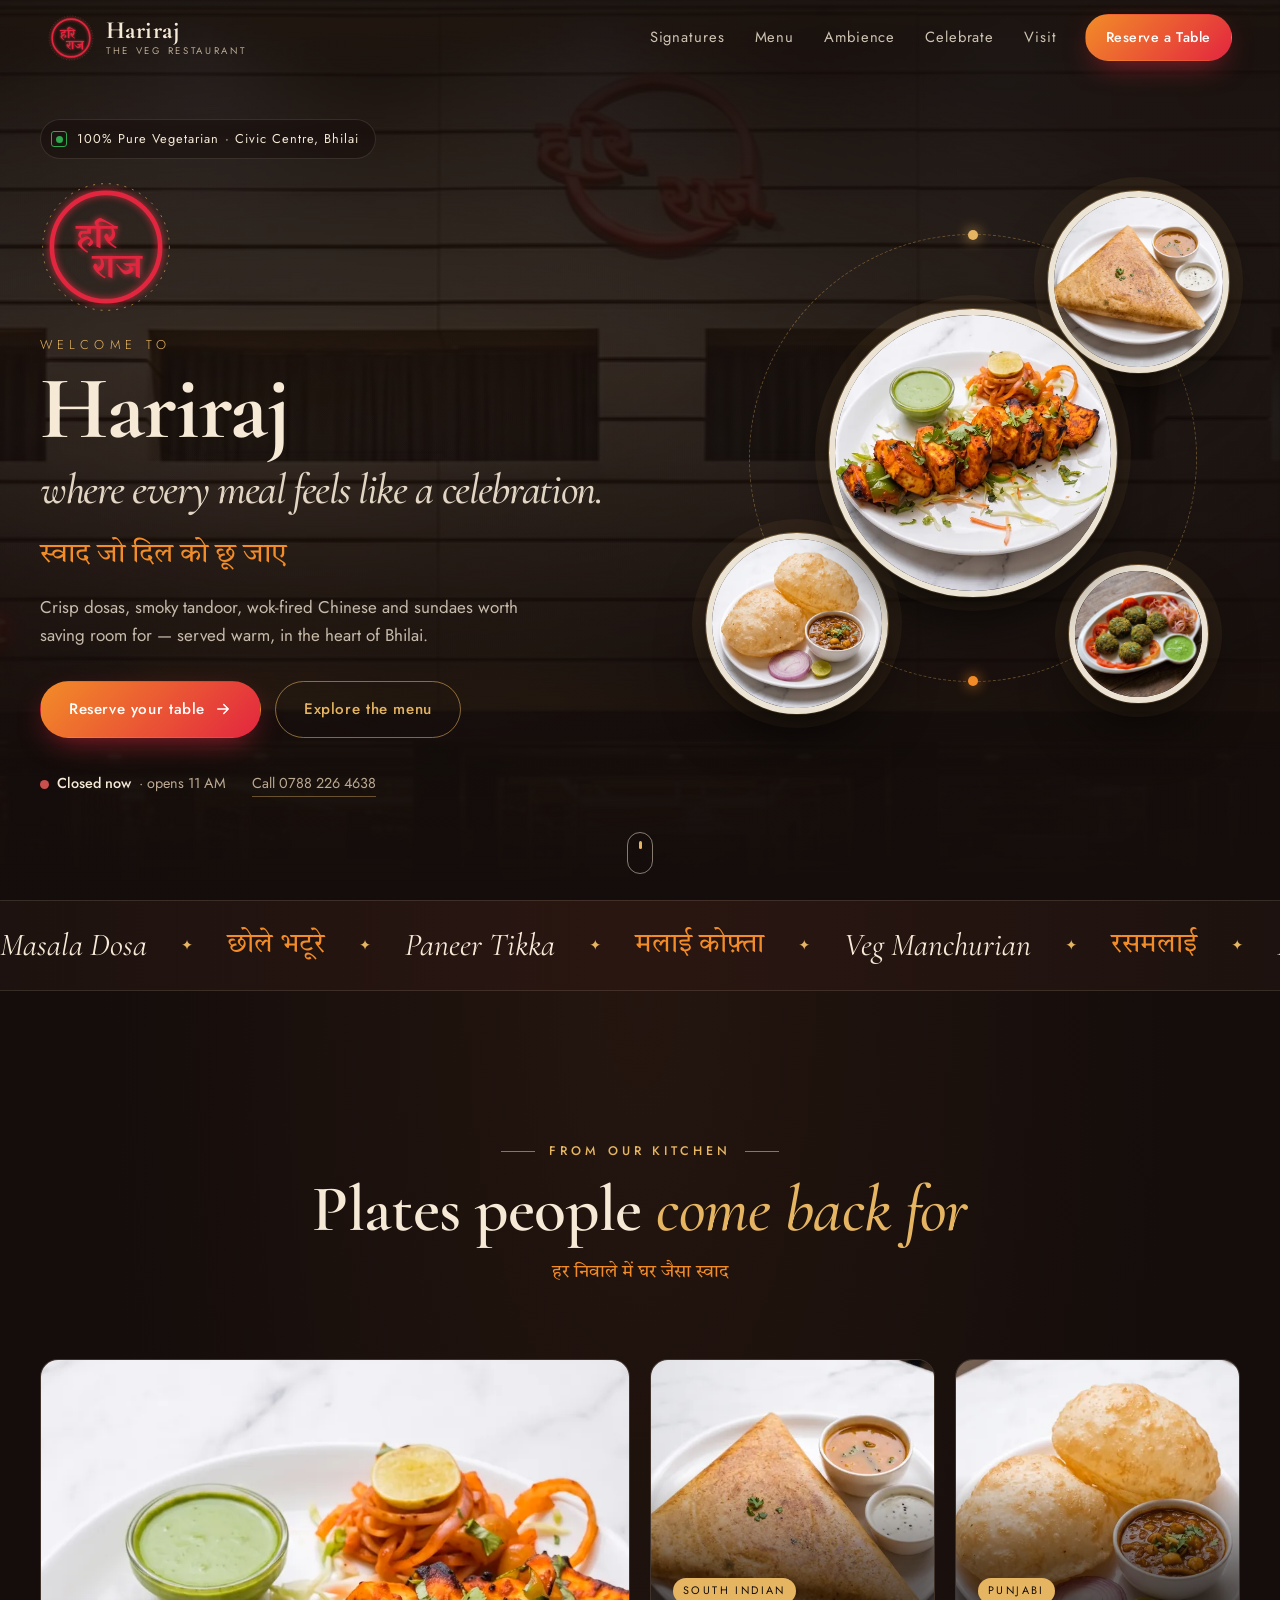
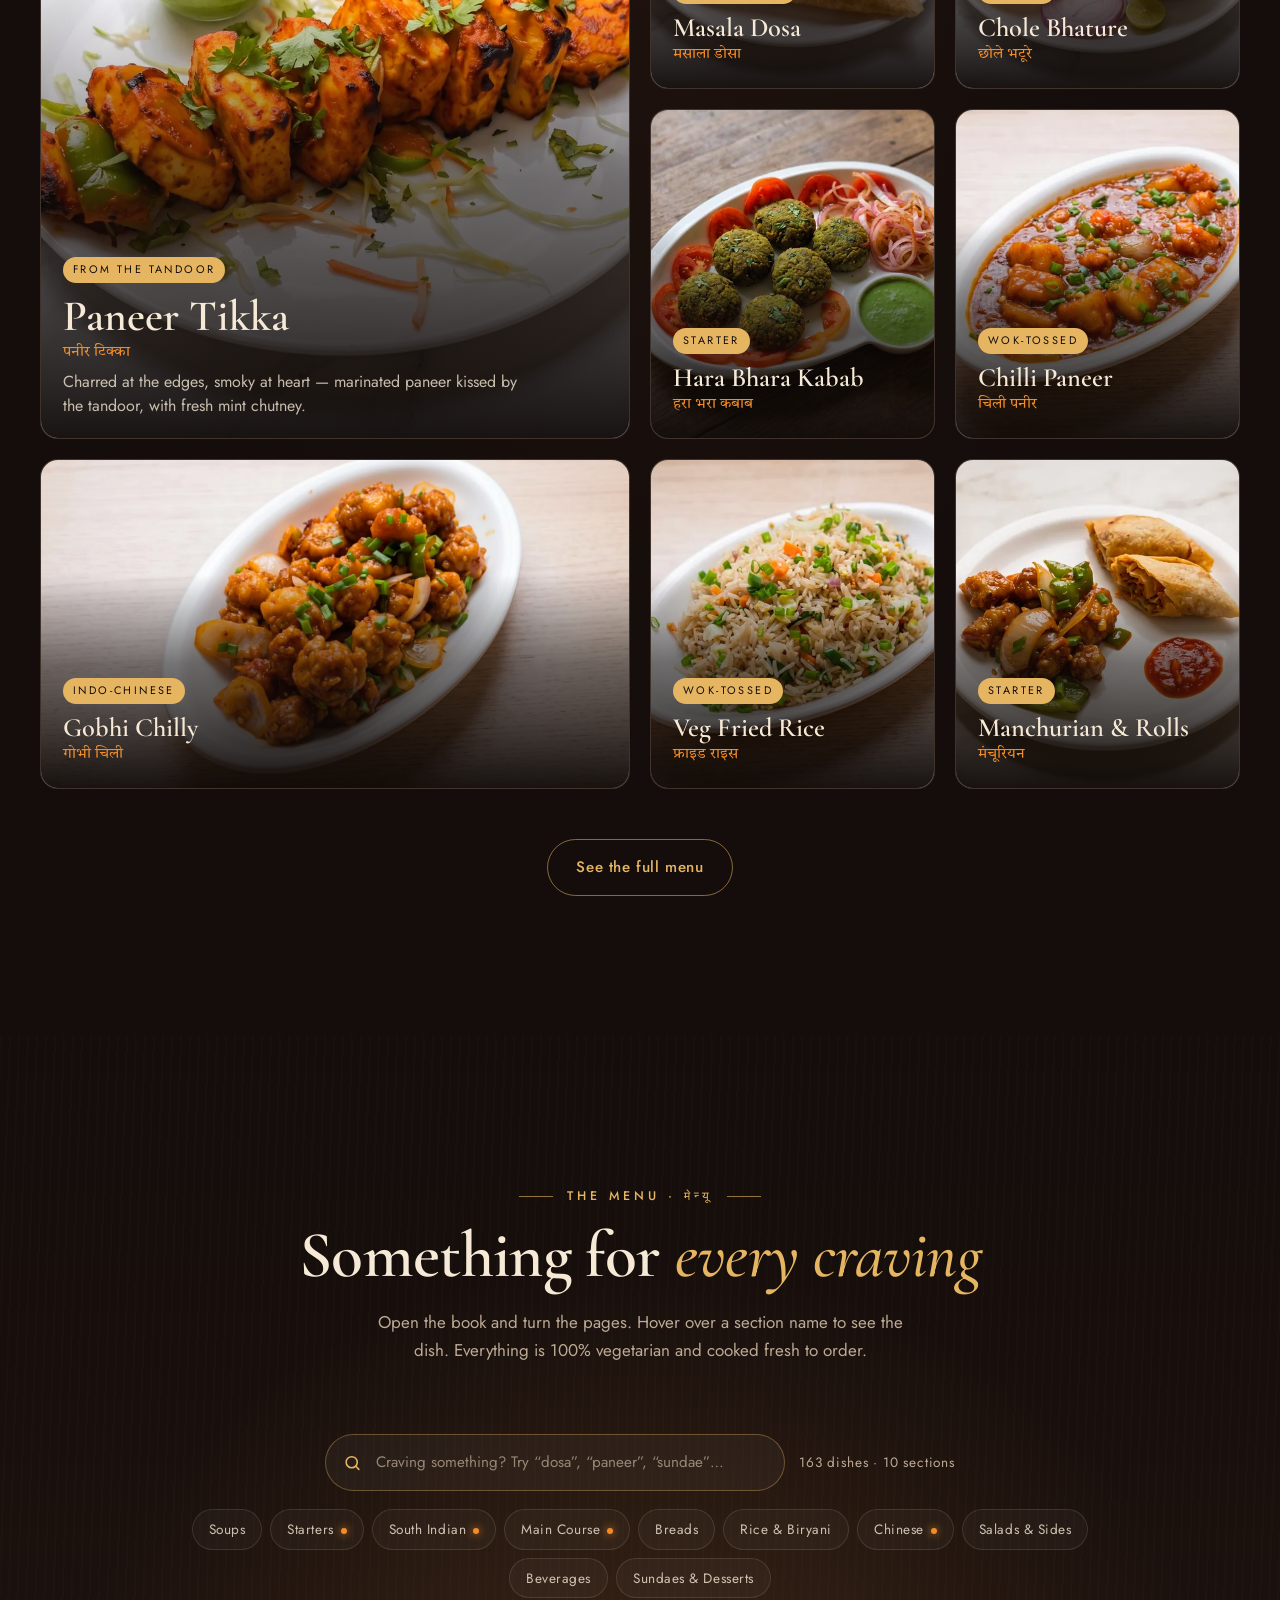
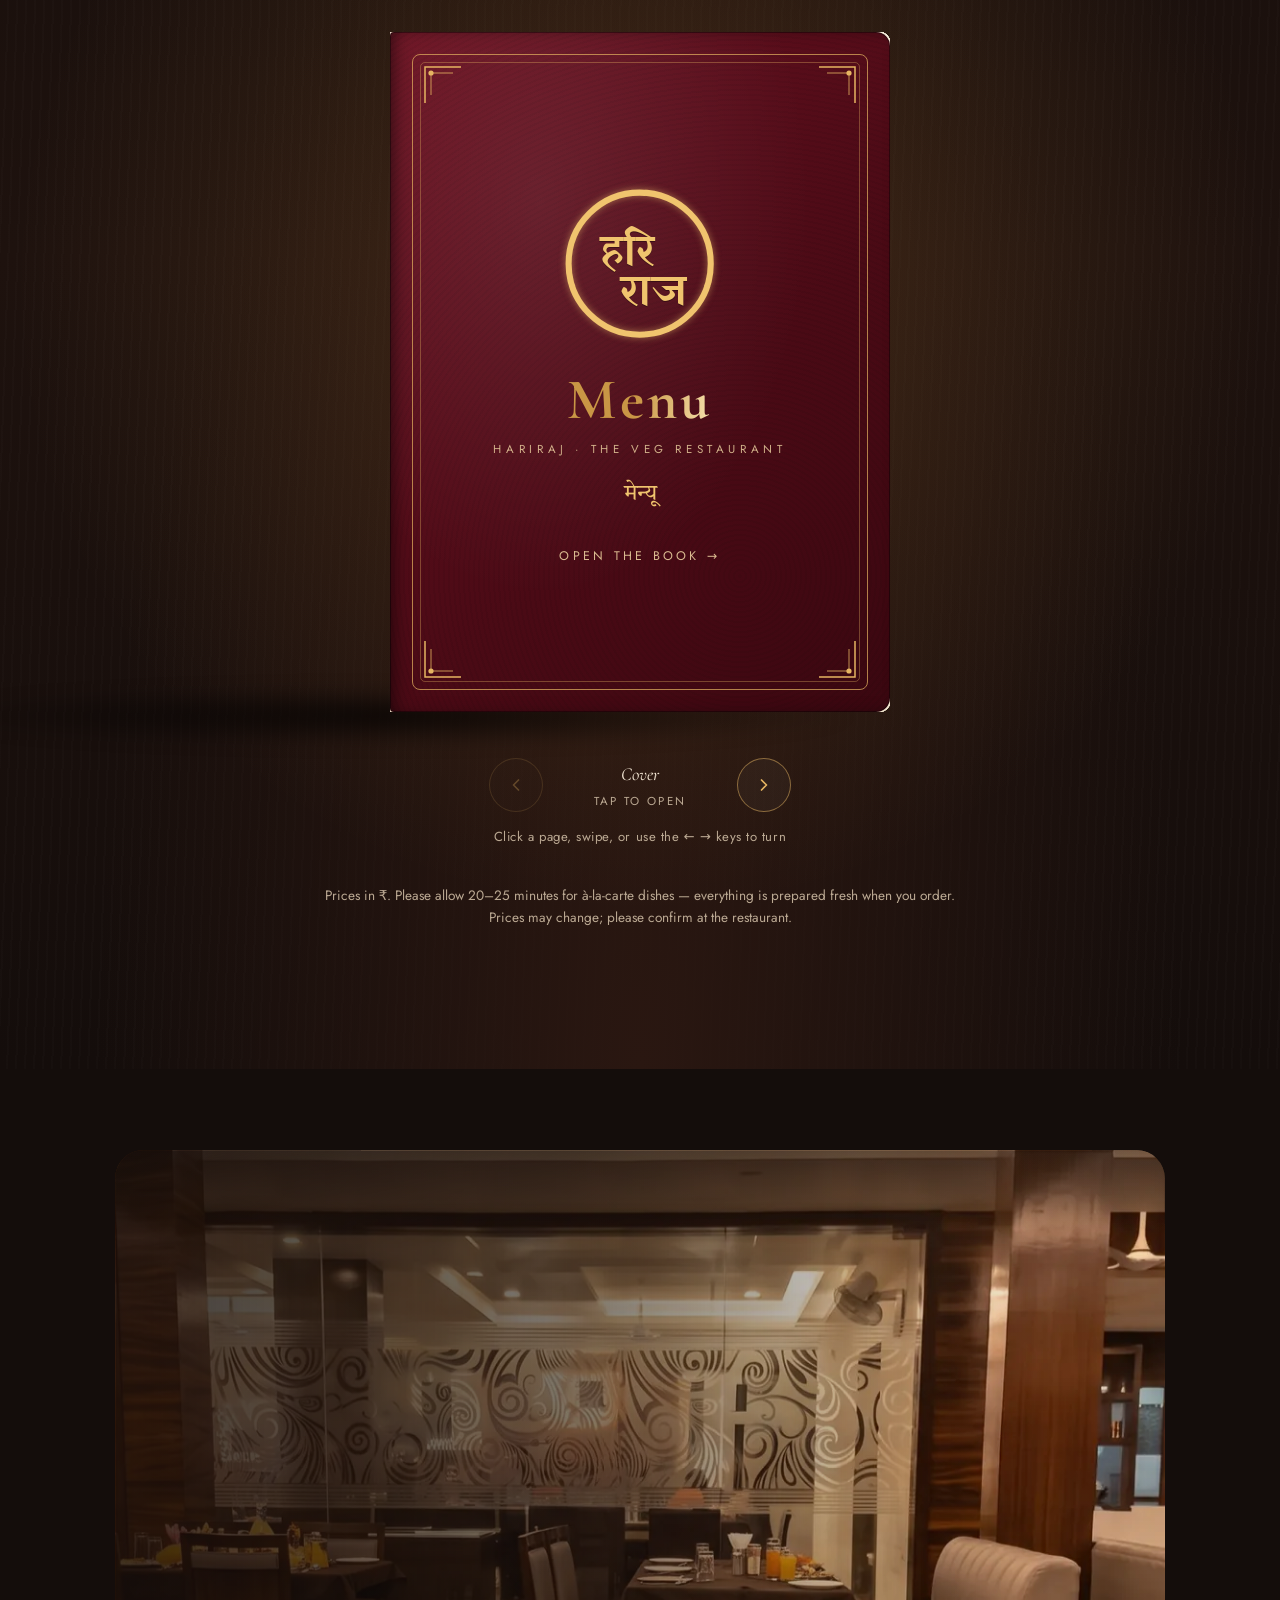
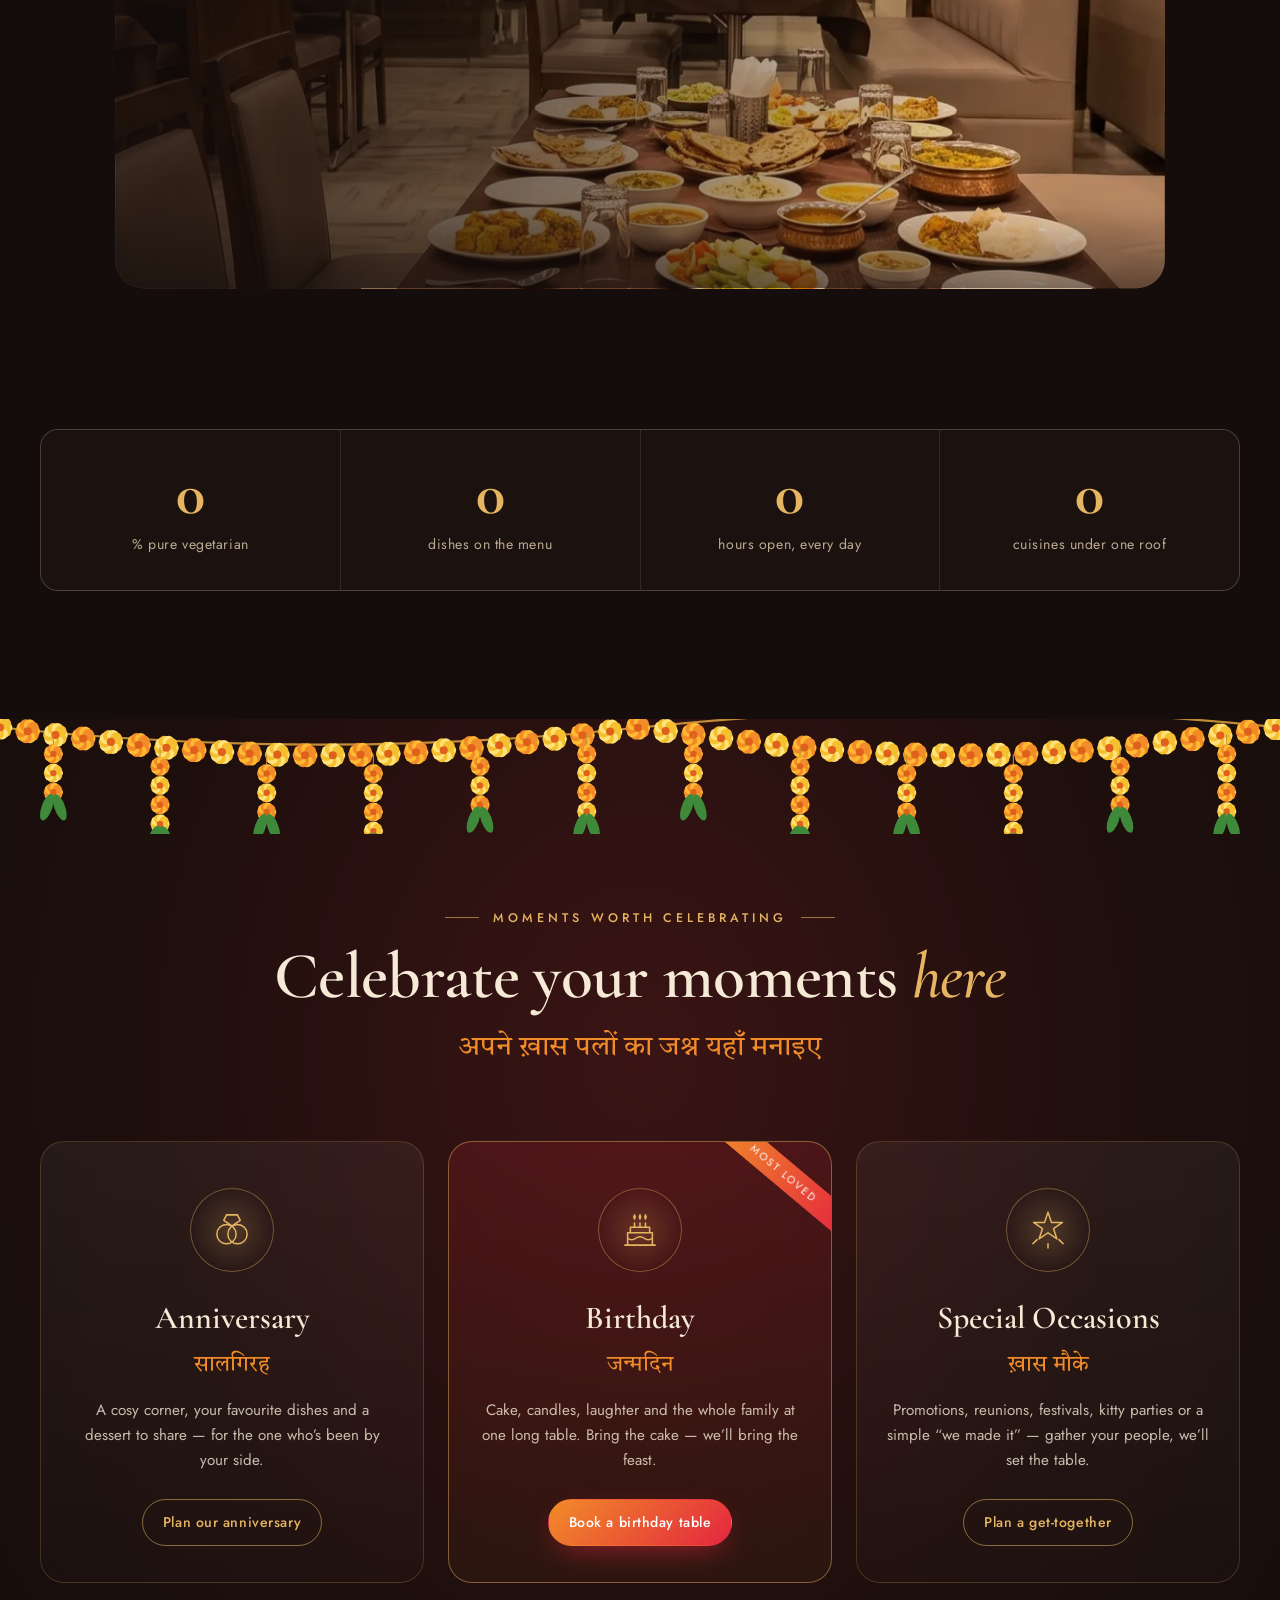
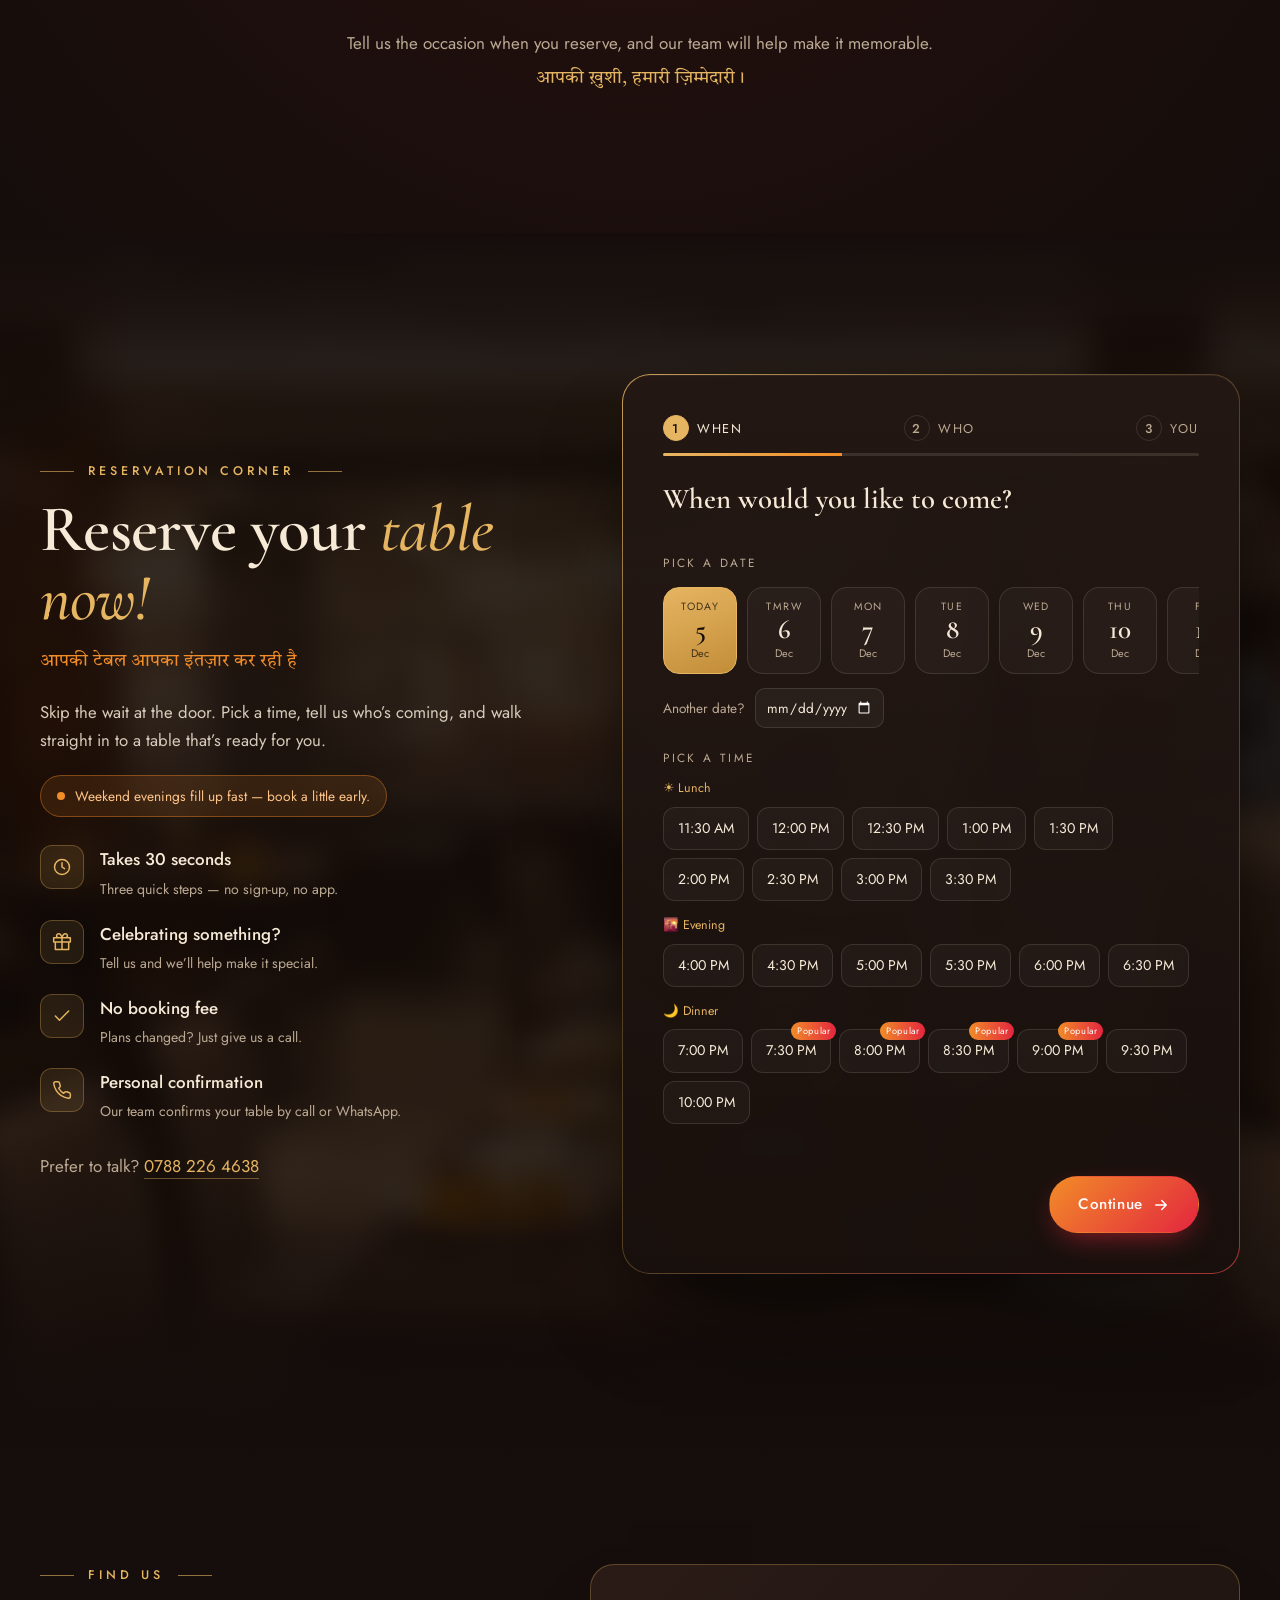
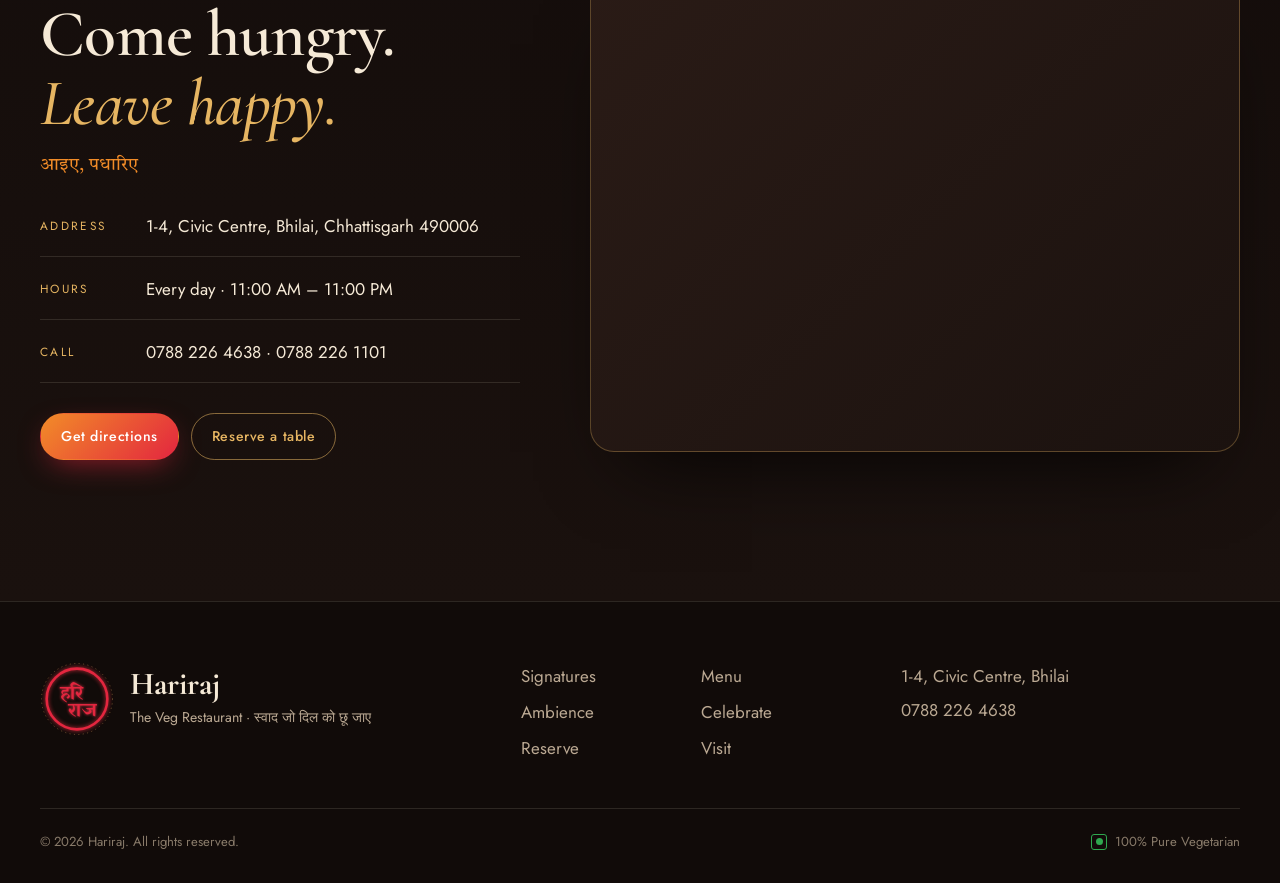
<file: docs/index.html>
<!doctype html>
<html lang="en">
<head>
  <meta charset="utf-8" />
  <meta name="viewport" content="width=device-width, initial-scale=1, viewport-fit=cover" />
  <title>Hariraj — The Veg Restaurant | Civic Centre, Bhilai</title>
  <meta name="description" content="Hariraj (हरि राज) — Bhilai's beloved pure-veg restaurant at Civic Centre. South Indian, Punjabi, Tandoor, Chinese, sundaes and more. Celebrate birthdays and anniversaries with us — reserve your table online." />
  <meta name="theme-color" content="#140d0b" />
  <link rel="icon" href="assets/img/favicon.svg" type="image/svg+xml" />
  <link rel="manifest" href="site.webmanifest" />

  <meta property="og:type" content="website" />
  <meta property="og:title" content="Hariraj — The Veg Restaurant, Bhilai" />
  <meta property="og:description" content="Pure-veg dining at Civic Centre, Bhilai. Reserve your table for family dinners, birthdays and anniversaries." />
  <!-- Link-preview image for WhatsApp/Facebook: must be the full live URL. Change if your GitHub username/repo differ. -->
  <meta property="og:url" content="https://adityaaryan18.github.io/hariraj/" />
  <meta property="og:image" content="https://adityaaryan18.github.io/hariraj/assets/img/og-image.jpg" />
  <meta property="og:image:width" content="1200" />
  <meta property="og:image:height" content="630" />
  <meta name="twitter:card" content="summary_large_image" />

  <link rel="preconnect" href="https://fonts.googleapis.com" />
  <link rel="preconnect" href="https://fonts.gstatic.com" crossorigin />
  <link href="https://fonts.googleapis.com/css2?family=Cormorant+Garamond:ital,wght@0,500;0,600;0,700;1,500;1,600&family=Jost:wght@300;400;500;600&family=Tiro+Devanagari+Hindi:ital@0;1&family=Yatra+One&display=swap" rel="stylesheet" />

  <link rel="preload" as="image" href="assets/img/exterior-1280.webp" imagesrcset="assets/img/exterior-mobile.webp 1000w, assets/img/exterior-1280.webp 1280w, assets/img/exterior-2400.webp 2400w" imagesizes="100vw" />
  <link rel="stylesheet" href="assets/css/style.css?v=3" />
  <script>document.documentElement.classList.add('js')</script>

  <script type="application/ld+json">
  {
    "@context": "https://schema.org",
    "@type": "Restaurant",
    "name": "Hariraj — The Veg Restaurant",
    "alternateName": "हरि राज",
    "image": "assets/img/og-image.jpg",
    "servesCuisine": ["Indian", "South Indian", "Punjabi", "Indo-Chinese", "Vegetarian"],
    "address": {
      "@type": "PostalAddress",
      "streetAddress": "1-4, Civic Centre",
      "addressLocality": "Bhilai",
      "addressRegion": "Chhattisgarh",
      "postalCode": "490006",
      "addressCountry": "IN"
    },
    "telephone": "+91-788-2264638",
    "openingHours": "Mo-Su 11:00-23:00",
    "acceptsReservations": "True",
    "menu": "#menu",
    "priceRange": "₹₹"
  }
  </script>
</head>
<body>

  <!-- ============ PRELOADER ============ -->
  <div class="preloader" aria-hidden="true">
    <div class="preloader-inner">
      <svg class="logo logo--draw" viewBox="0 0 200 200">
        <circle class="logo-ring" cx="100" cy="100" r="82" />
        <text class="logo-hi" x="86" y="100" text-anchor="middle">हरि</text>
        <text class="logo-hi" x="116" y="146" text-anchor="middle">राज</text>
      </svg>
      <p class="preloader-text">The Veg Restaurant · Bhilai</p>
    </div>
  </div>

  <div class="scroll-progress" aria-hidden="true"></div>

  <!-- ============ NAV ============ -->
  <header class="nav" id="nav">
    <a href="#home" class="nav-brand" aria-label="Hariraj home">
      <svg class="logo logo--sm" viewBox="0 0 200 200" aria-hidden="true">
        <circle class="logo-orbit" cx="100" cy="100" r="96" />
        <circle class="logo-ring" cx="100" cy="100" r="82" />
        <text class="logo-hi" x="86" y="100" text-anchor="middle">हरि</text>
        <text class="logo-hi" x="116" y="146" text-anchor="middle">राज</text>
      </svg>
      <span class="nav-brand-text">Hariraj<small>The Veg Restaurant</small></span>
    </a>
    <nav class="nav-links" aria-label="Primary">
      <a href="#signatures">Signatures</a>
      <a href="#menu">Menu</a>
      <a href="#ambience">Ambience</a>
      <a href="#celebrate">Celebrate</a>
      <a href="#visit">Visit</a>
    </nav>
    <a href="#reserve" class="btn btn--primary btn--sm nav-cta">Reserve a Table</a>
    <button class="nav-toggle" aria-label="Open menu" aria-expanded="false" aria-controls="mobileMenu"><span></span><span></span></button>
  </header>

  <div class="mobile-menu" id="mobileMenu" aria-hidden="true">
    <nav>
      <a href="#signatures">Signatures</a>
      <a href="#menu">Menu</a>
      <a href="#ambience">Ambience</a>
      <a href="#celebrate">Celebrate</a>
      <a href="#reserve">Reserve</a>
      <a href="#visit">Visit</a>
    </nav>
    <p class="mobile-menu-hi">स्वाद जो दिल को छू जाए</p>
  </div>

  <main>
    <!-- ============ HERO ============ -->
    <section class="hero" id="home">
      <div class="hero-bg" aria-hidden="true">
        <picture>
          <source media="(max-width: 700px)" srcset="assets/img/exterior-mobile.webp" />
          <img src="assets/img/exterior-1280.webp" srcset="assets/img/exterior-1280.webp 1280w, assets/img/exterior-2400.webp 2400w" sizes="100vw" alt="" fetchpriority="high" />
        </picture>
      </div>
      <div class="hero-overlay" aria-hidden="true"></div>
      <div class="hero-embers" aria-hidden="true"></div>

      <div class="hero-inner container">
        <div class="hero-copy">
          <div class="hero-badge" data-hero-anim>
            <span class="veg-mark" aria-hidden="true"></span>
            100% Pure Vegetarian · Civic Centre, Bhilai
          </div>

          <a href="#home" class="hero-logo" data-hero-anim aria-label="Hariraj">
            <svg class="logo logo--hero" viewBox="0 0 200 200" aria-hidden="true">
              <circle class="logo-orbit" cx="100" cy="100" r="96" />
              <circle class="logo-ring" cx="100" cy="100" r="82" />
              <text class="logo-hi" x="86" y="100" text-anchor="middle">हरि</text>
              <text class="logo-hi" x="116" y="146" text-anchor="middle">राज</text>
            </svg>
          </a>

          <h1 class="hero-title" data-hero-anim>
            <span class="hero-title-small">Welcome to</span>
            Hariraj<em>where every meal feels like a celebration.</em>
          </h1>
          <p class="hero-hi" data-hero-anim>स्वाद जो दिल को छू जाए</p>
          <p class="hero-sub" data-hero-anim>Crisp dosas, smoky tandoor, wok-fired Chinese and sundaes worth saving room for — served warm, in the heart of Bhilai.</p>

          <div class="hero-ctas" data-hero-anim>
            <a href="#reserve" class="btn btn--primary btn--glow">
              Reserve your table
              <svg viewBox="0 0 24 24" aria-hidden="true"><path d="M5 12h14M13 6l6 6-6 6"/></svg>
            </a>
            <a href="#menu" class="btn btn--ghost">Explore the menu</a>
          </div>

          <div class="hero-meta" data-hero-anim>
            <span class="open-status" id="openStatus"><i></i><b>Open daily</b> · 11 AM – 11 PM</span>
            <a class="hero-meta-link" href="tel:+917882264638" data-phone>Call 0788 226 4638</a>
          </div>
        </div>

        <div class="hero-plates" aria-label="Some of our favourite dishes">
          <div class="plate-orbit" aria-hidden="true"></div>
          <figure class="plate plate--1" style="--d:0s">
            <img src="assets/img/paneer-tikka-700.webp" alt="Paneer tikka with mint chutney" width="700" height="523" />
            <figcaption>Paneer Tikka</figcaption>
          </figure>
          <figure class="plate plate--2" style="--d:-2s">
            <img src="assets/img/masala-dosa-700.webp" alt="Masala dosa with sambar and chutney" width="700" height="495" />
            <figcaption>Masala Dosa</figcaption>
          </figure>
          <figure class="plate plate--3" style="--d:-4s">
            <img src="assets/img/chole-bhature-700.webp" alt="Chole bhature" width="700" height="523" />
            <figcaption>Chole Bhature</figcaption>
          </figure>
          <figure class="plate plate--4" style="--d:-1s">
            <img src="assets/img/hara-bhara-kabab-700.webp" alt="Hara bhara kabab" width="700" height="523" />
            <figcaption>Hara Bhara Kabab</figcaption>
          </figure>
        </div>
      </div>

      <a href="#signatures" class="scroll-cue" aria-label="Scroll down">
        <span></span>
      </a>
    </section>

    <!-- ============ MARQUEE ============ -->
    <div class="marquee" aria-hidden="true">
      <div class="marquee-track">
        <span>Masala Dosa</span><i>✦</i><span class="hi">छोले भटूरे</span><i>✦</i><span>Paneer Tikka</span><i>✦</i><span class="hi">मलाई कोफ़्ता</span><i>✦</i><span>Veg Manchurian</span><i>✦</i><span class="hi">रसमलाई</span><i>✦</i><span>Hakka Noodles</span><i>✦</i><span class="hi">गुलाब जामुन</span><i>✦</i><span>Chocolate Brownie Sundae</span><i>✦</i>
        <span>Masala Dosa</span><i>✦</i><span class="hi">छोले भटूरे</span><i>✦</i><span>Paneer Tikka</span><i>✦</i><span class="hi">मलाई कोफ़्ता</span><i>✦</i><span>Veg Manchurian</span><i>✦</i><span class="hi">रसमलाई</span><i>✦</i><span>Hakka Noodles</span><i>✦</i><span class="hi">गुलाब जामुन</span><i>✦</i><span>Chocolate Brownie Sundae</span><i>✦</i>
      </div>
    </div>

    <!-- ============ SIGNATURES ============ -->
    <section class="section signatures" id="signatures">
      <div class="container">
        <header class="section-head" data-reveal>
          <p class="eyebrow">From our kitchen</p>
          <h2 class="section-title">Plates people <em>come back for</em></h2>
          <p class="section-hi">हर निवाले में घर जैसा स्वाद</p>
        </header>

        <div class="dish-grid">
          <article class="dish dish--xl" data-reveal data-tilt>
            <div class="dish-media">
              <img src="assets/img/paneer-tikka-1400.webp" alt="Paneer tikka" loading="lazy" width="1400" height="1045" />
              <div class="steam" aria-hidden="true"><i></i><i></i><i></i></div>
            </div>
            <div class="dish-body">
              <span class="dish-tag">From the Tandoor</span>
              <h3>Paneer Tikka <span class="hi">पनीर टिक्का</span></h3>
              <p>Charred at the edges, smoky at heart — marinated paneer kissed by the tandoor, with fresh mint chutney.</p>
            </div>
          </article>

          <article class="dish" data-reveal data-tilt>
            <div class="dish-media">
              <img src="assets/img/masala-dosa-700.webp" alt="Masala dosa" loading="lazy" width="700" height="495" />
              <div class="steam" aria-hidden="true"><i></i><i></i><i></i></div>
            </div>
            <div class="dish-body">
              <span class="dish-tag">South Indian</span>
              <h3>Masala Dosa <span class="hi">मसाला डोसा</span></h3>
              <p>Golden, paper-crisp and folded over spiced potato.</p>
            </div>
          </article>

          <article class="dish" data-reveal data-tilt>
            <div class="dish-media">
              <img src="assets/img/chole-bhature-700.webp" alt="Chole bhature" loading="lazy" width="700" height="523" />
              <div class="steam" aria-hidden="true"><i></i><i></i><i></i></div>
            </div>
            <div class="dish-body">
              <span class="dish-tag">Punjabi</span>
              <h3>Chole Bhature <span class="hi">छोले भटूरे</span></h3>
              <p>Pillowy bhature, puffed to perfection, with tangy chole.</p>
            </div>
          </article>

          <article class="dish" data-reveal data-tilt>
            <div class="dish-media">
              <img src="assets/img/hara-bhara-kabab-700.webp" alt="Hara bhara kabab" loading="lazy" width="700" height="523" />
            </div>
            <div class="dish-body">
              <span class="dish-tag">Starter</span>
              <h3>Hara Bhara Kabab <span class="hi">हरा भरा कबाब</span></h3>
              <p>Spinach, peas and herbs, pan-seared till crisp.</p>
            </div>
          </article>

          <article class="dish dish--wide" data-reveal data-tilt>
            <div class="dish-media">
              <img src="assets/img/gobi-manchurian-1400.webp" alt="Gobhi chilly Manchurian" loading="lazy" width="1400" height="990" />
              <div class="steam" aria-hidden="true"><i></i><i></i><i></i></div>
            </div>
            <div class="dish-body">
              <span class="dish-tag">Indo-Chinese</span>
              <h3>Gobhi Chilly <span class="hi">गोभी चिली</span></h3>
              <p>Crunchy cauliflower tossed in a glossy, garlicky glaze with spring onions — gone in minutes.</p>
            </div>
          </article>

          <article class="dish" data-reveal data-tilt>
            <div class="dish-media">
              <img src="assets/img/chilli-paneer-700.webp" alt="Chilli paneer" loading="lazy" width="700" height="495" />
              <div class="steam" aria-hidden="true"><i></i><i></i><i></i></div>
            </div>
            <div class="dish-body">
              <span class="dish-tag">Wok-tossed</span>
              <h3>Chilli Paneer <span class="hi">चिली पनीर</span></h3>
              <p>Soft paneer in a fiery, tangy sauce.</p>
            </div>
          </article>

          <article class="dish" data-reveal data-tilt>
            <div class="dish-media">
              <img src="assets/img/veg-fried-rice-700.webp" alt="Veg fried rice" loading="lazy" width="700" height="495" />
            </div>
            <div class="dish-body">
              <span class="dish-tag">Wok-tossed</span>
              <h3>Veg Fried Rice <span class="hi">फ्राइड राइस</span></h3>
              <p>Smoky basmati, crunchy veggies, fresh greens.</p>
            </div>
          </article>

          <article class="dish" data-reveal data-tilt>
            <div class="dish-media">
              <img src="assets/img/manchurian-spring-roll-700.webp" alt="Veg Manchurian with spring rolls" loading="lazy" width="700" height="523" />
            </div>
            <div class="dish-body">
              <span class="dish-tag">Starter</span>
              <h3>Manchurian &amp; Rolls <span class="hi">मंचूरियन</span></h3>
              <p>Crispy rolls, saucy Manchurian — the classic duo.</p>
            </div>
          </article>
        </div>

        <div class="center-cta" data-reveal>
          <a href="#menu" class="btn btn--ghost">See the full menu</a>
        </div>
      </div>
    </section>

    <!-- ============ MENU ============ -->
    <section class="section menu" id="menu">
      <div class="menu-paper" aria-hidden="true"></div>
      <div class="container">
        <header class="section-head section-head--dark" data-reveal>
          <p class="eyebrow">The Menu · मेन्यू</p>
          <h2 class="section-title">Something for <em>every craving</em></h2>
          <p class="section-sub">Open the book and turn the pages. Hover over a section name to see the dish. Everything is 100% vegetarian and cooked fresh to order.</p>
        </header>

        <div class="menu-tools" data-reveal>
          <div class="menu-search">
            <svg viewBox="0 0 24 24" aria-hidden="true"><circle cx="11" cy="11" r="7"/><path d="m20 20-3.5-3.5"/></svg>
            <input type="search" id="menuSearch" placeholder="Craving something? Try “dosa”, “paneer”, “sundae”…" autocomplete="off" aria-label="Search the menu" aria-controls="searchResults" />
            <ul class="search-results" id="searchResults" role="listbox" hidden></ul>
          </div>
          <span class="menu-count" id="menuCount"></span>
        </div>

        <div class="menu-chips" id="menuChips" data-reveal aria-label="Jump to a section"></div>

        <div class="book-viewport" data-reveal>
          <div class="book at-start" id="book" aria-roledescription="menu book"></div>
        </div>

        <div class="book-controls">
          <button class="book-btn" id="bookPrev" type="button" aria-label="Previous page"><svg viewBox="0 0 24 24"><path d="M15 6l-6 6 6 6"/></svg></button>
          <div class="book-status" id="bookStatus" aria-live="polite">Cover<small>Tap to open</small></div>
          <button class="book-btn" id="bookNext" type="button" aria-label="Next page"><svg viewBox="0 0 24 24"><path d="M9 6l6 6-6 6"/></svg></button>
        </div>
        <p class="book-hint">Click a page, swipe, or use the ← → keys to turn</p>

        <p class="menu-note">Prices in ₹. Please allow 20–25 minutes for à-la-carte dishes — everything is prepared fresh when you order. Prices may change; please confirm at the restaurant.</p>
      </div>
    </section>

    <!-- ============ AMBIENCE ============ -->
    <section class="ambience" id="ambience">
      <div class="amb-sticky">
        <div class="amb-media" id="ambMedia">
          <img src="assets/img/interior-2000.webp" srcset="assets/img/interior-1000.webp 1000w, assets/img/interior-2000.webp 2000w" sizes="100vw" alt="Hariraj dining room with warm lights, wooden pillars and plush sofa seating" loading="lazy" />
          <div class="amb-shade" aria-hidden="true"></div>
        </div>
        <div class="container amb-content">
          <div class="amb-card" data-reveal>
            <p class="eyebrow">The Ambience</p>
            <h2 class="section-title">Step inside. <em>Slow down.</em></h2>
            <p class="section-hi">सुकून भरा माहौल, अपनों का साथ</p>
            <p>Warm golden lights, rich wooden pillars and plush sofa booths — a dining room made for long conversations, family dinners and second helpings.</p>
            <ul class="amb-features">
              <li><span>✦</span>Plush sofa booths &amp; family tables</li>
              <li><span>✦</span>Warm, softly lit dining hall</li>
              <li><span>✦</span>Great for groups &amp; get-togethers</li>
              <li><span>✦</span>A strictly pure-veg kitchen</li>
            </ul>
          </div>
        </div>
      </div>

      <div class="container">
        <div class="stats" data-reveal>
          <div class="stat"><b data-count="100">0</b><span>% pure vegetarian</span></div>
          <div class="stat"><b data-count="0" id="dishCount">0</b><span>dishes on the menu</span></div>
          <div class="stat"><b data-count="12">0</b><span>hours open, every day</span></div>
          <div class="stat"><b data-count="6">0</b><span>cuisines under one roof</span></div>
        </div>
      </div>
    </section>

    <!-- ============ CELEBRATE ============ -->
    <section class="section celebrate" id="celebrate">
      <svg class="toran" viewBox="0 0 1200 120" preserveAspectRatio="xMidYMin slice" aria-hidden="true" id="toran"></svg>
      <div class="sparkles" aria-hidden="true"></div>
      <div class="container">
        <header class="section-head" data-reveal>
          <p class="eyebrow">Moments worth celebrating</p>
          <h2 class="section-title">Celebrate your moments <em>here</em></h2>
          <p class="section-hi section-hi--lg">अपने ख़ास पलों का जश्न यहाँ मनाइए</p>
        </header>

        <div class="celebrate-grid">
          <article class="occasion" data-reveal data-occasion="Anniversary">
            <div class="occasion-icon" aria-hidden="true">
              <svg viewBox="0 0 64 64"><circle cx="24" cy="38" r="14"/><circle cx="40" cy="38" r="14"/><path d="M20 18l4-8h16l4 8-12 8z"/></svg>
            </div>
            <h3>Anniversary</h3>
            <p class="occasion-hi">सालगिरह</p>
            <p>A cosy corner, your favourite dishes and a dessert to share — for the one who’s been by your side.</p>
            <button class="btn btn--ghost btn--sm" type="button">Plan our anniversary</button>
          </article>

          <article class="occasion occasion--feature" data-reveal data-occasion="Birthday">
            <div class="occasion-ribbon">Most loved</div>
            <div class="occasion-icon" aria-hidden="true">
              <svg viewBox="0 0 64 64"><path d="M10 54h44M14 54V36h36v18M18 36v-8h28v8"/><path d="M24 28v-6M32 28v-6M40 28v-6"/><path d="M24 16c-2-3 0-6 0-6s2 3 0 6zM32 16c-2-3 0-6 0-6s2 3 0 6zM40 16c-2-3 0-6 0-6s2 3 0 6z"/><path d="M14 44c4 3 8 3 12 0s8-3 12 0 8 3 12 0"/></svg>
            </div>
            <h3>Birthday</h3>
            <p class="occasion-hi">जन्मदिन</p>
            <p>Cake, candles, laughter and the whole family at one long table. Bring the cake — we’ll bring the feast.</p>
            <button class="btn btn--primary btn--sm" type="button">Book a birthday table</button>
          </article>

          <article class="occasion" data-reveal data-occasion="Special Occasion">
            <div class="occasion-icon" aria-hidden="true">
              <svg viewBox="0 0 64 64"><path d="M32 6l5 15h16l-13 9 5 15-13-9-13 9 5-15-13-9h16z"/><path d="M10 52l6-6M54 52l-6-6M32 58v-6"/></svg>
            </div>
            <h3>Special Occasions</h3>
            <p class="occasion-hi">ख़ास मौके</p>
            <p>Promotions, reunions, festivals, kitty parties or a simple “we made it” — gather your people, we’ll set the table.</p>
            <button class="btn btn--ghost btn--sm" type="button">Plan a get-together</button>
          </article>
        </div>

        <p class="celebrate-note" data-reveal>Tell us the occasion when you reserve, and our team will help make it memorable. <span class="hi">आपकी ख़ुशी, हमारी ज़िम्मेदारी।</span></p>
      </div>
    </section>

    <!-- ============ RESERVATION ============ -->
    <section class="section reserve" id="reserve">
      <div class="reserve-bg" aria-hidden="true"><img src="assets/img/interior-1000.webp" alt="" loading="lazy" /></div>
      <div class="container reserve-grid">
        <div class="reserve-pitch" data-reveal>
          <p class="eyebrow">Reservation Corner</p>
          <h2 class="section-title">Reserve your <em>table now!</em></h2>
          <p class="section-hi">आपकी टेबल आपका इंतज़ार कर रही है</p>
          <p class="reserve-lead">Skip the wait at the door. Pick a time, tell us who’s coming, and walk straight in to a table that’s ready for you.</p>

          <div class="urgency"><i></i>Weekend evenings fill up fast — book a little early.</div>

          <ul class="perks">
            <li>
              <span class="perk-icon"><svg viewBox="0 0 24 24"><circle cx="12" cy="12" r="9"/><path d="M12 7v5l3 2"/></svg></span>
              <div><b>Takes 30 seconds</b><small>Three quick steps — no sign-up, no app.</small></div>
            </li>
            <li>
              <span class="perk-icon"><svg viewBox="0 0 24 24"><path d="M20 12v9H4v-9M2 7h20v5H2zM12 21V7M12 7H8a2.5 2.5 0 0 1 0-5c3 0 4 5 4 5zM12 7h4a2.5 2.5 0 0 0 0-5c-3 0-4 5-4 5z"/></svg></span>
              <div><b>Celebrating something?</b><small>Tell us and we’ll help make it special.</small></div>
            </li>
            <li>
              <span class="perk-icon"><svg viewBox="0 0 24 24"><path d="M20 6 9 17l-5-5"/></svg></span>
              <div><b>No booking fee</b><small>Plans changed? Just give us a call.</small></div>
            </li>
            <li>
              <span class="perk-icon"><svg viewBox="0 0 24 24"><path d="M22 16.9v3a2 2 0 0 1-2.2 2 19.8 19.8 0 0 1-8.6-3.1 19.5 19.5 0 0 1-6-6A19.8 19.8 0 0 1 2.1 4.2 2 2 0 0 1 4.1 2h3a2 2 0 0 1 2 1.7c.1 1 .4 1.9.7 2.8a2 2 0 0 1-.5 2.1L8 9.9a16 16 0 0 0 6 6l1.3-1.3a2 2 0 0 1 2.1-.4c.9.3 1.8.6 2.8.7a2 2 0 0 1 1.7 2z"/></svg></span>
              <div><b>Personal confirmation</b><small>Our team confirms your table by call or WhatsApp.</small></div>
            </li>
          </ul>

          <p class="reserve-call">Prefer to talk? <a href="tel:+917882264638" data-phone>0788 226 4638</a></p>
        </div>

        <div class="reserve-card" data-reveal>
          <form class="rform" id="reserveForm" name="reservation" method="POST" data-netlify="true" netlify-honeypot="bot-field" novalidate>
            <input type="hidden" name="form-name" value="reservation" />
            <p class="hp"><label>Don’t fill this out: <input name="bot-field" tabindex="-1" autocomplete="off" /></label></p>
            <input type="hidden" name="date" id="fDate" />
            <input type="hidden" name="time" id="fTime" />
            <input type="hidden" name="guests" id="fGuests" value="2" />
            <input type="hidden" name="occasion" id="fOccasion" value="Just dining" />
            <input type="hidden" name="seating" id="fSeating" value="No preference" />
            <input type="hidden" name="booking_ref" id="fRef" />

            <div class="rform-progress" aria-hidden="true">
              <div class="rform-steps">
                <span class="is-active" data-stepdot="1"><b>1</b>When</span>
                <span data-stepdot="2"><b>2</b>Who</span>
                <span data-stepdot="3"><b>3</b>You</span>
              </div>
              <div class="rform-bar"><i id="rformBar"></i></div>
            </div>

            <!-- STEP 1 -->
            <fieldset class="rstep is-active" data-step="1">
              <legend>When would you like to come?</legend>
              <div class="rlabel">Pick a date</div>
              <div class="date-strip" id="dateStrip" role="radiogroup" aria-label="Date"></div>
              <label class="other-date">
                <span>Another date?</span>
                <input type="date" id="dateOther" aria-label="Choose another date" />
              </label>

              <div class="rlabel">Pick a time</div>
              <div class="slots" id="slots"></div>
              <p class="rerror" data-error="1"></p>

              <div class="rnav">
                <span></span>
                <button type="button" class="btn btn--primary" data-next>Continue <svg viewBox="0 0 24 24" aria-hidden="true"><path d="M5 12h14M13 6l6 6-6 6"/></svg></button>
              </div>
            </fieldset>

            <!-- STEP 2 -->
            <fieldset class="rstep" data-step="2">
              <legend>Who’s joining you?</legend>
              <div class="rlabel">Guests</div>
              <div class="guests">
                <button type="button" class="guest-btn" data-guest="-1" aria-label="Fewer guests">−</button>
                <div class="guest-count"><b id="guestNum">2</b><span>guests</span></div>
                <button type="button" class="guest-btn" data-guest="1" aria-label="More guests">+</button>
              </div>
              <div class="guest-faces" id="guestFaces" aria-hidden="true"></div>
              <p class="rhint" id="guestHint"></p>

              <div class="rlabel">What’s the occasion?</div>
              <div class="chips" id="occasionChips" role="radiogroup" aria-label="Occasion">
                <button type="button" class="chip is-active" data-val="Just dining">🍽️ Just dining</button>
                <button type="button" class="chip" data-val="Birthday">🎂 Birthday</button>
                <button type="button" class="chip" data-val="Anniversary">💞 Anniversary</button>
                <button type="button" class="chip" data-val="Family get-together">👨‍👩‍👧 Family</button>
                <button type="button" class="chip" data-val="Special Occasion">✨ Special occasion</button>
                <button type="button" class="chip" data-val="Business">💼 Business</button>
              </div>

              <div class="rlabel">Seating preference</div>
              <div class="chips chips--sm" id="seatingChips" role="radiogroup" aria-label="Seating">
                <button type="button" class="chip is-active" data-val="No preference">No preference</button>
                <button type="button" class="chip" data-val="Sofa booth">Sofa booth</button>
                <button type="button" class="chip" data-val="Family table">Family table</button>
                <button type="button" class="chip" data-val="Quiet corner">Quiet corner</button>
              </div>

              <div class="rnav">
                <button type="button" class="btn btn--text" data-prev>← Back</button>
                <button type="button" class="btn btn--primary" data-next>Continue <svg viewBox="0 0 24 24" aria-hidden="true"><path d="M5 12h14M13 6l6 6-6 6"/></svg></button>
              </div>
            </fieldset>

            <!-- STEP 3 -->
            <fieldset class="rstep" data-step="3">
              <legend>Almost there — your details</legend>
              <div class="rsummary" id="rSummary"></div>

              <div class="field">
                <input type="text" name="name" id="fName" placeholder=" " autocomplete="name" required />
                <label for="fName">Your name</label>
              </div>
              <div class="field">
                <input type="tel" name="phone" id="fPhone" placeholder=" " autocomplete="tel" inputmode="tel" required />
                <label for="fPhone">Mobile number</label>
              </div>
              <div class="field">
                <input type="email" name="email" id="fEmail" placeholder=" " autocomplete="email" />
                <label for="fEmail">Email (optional)</label>
              </div>
              <div class="field">
                <textarea name="message" id="fMsg" rows="2" placeholder=" "></textarea>
                <label for="fMsg">Anything we should know? (optional)</label>
              </div>
              <p class="rerror" data-error="3"></p>

              <div class="rnav">
                <button type="button" class="btn btn--text" data-prev>← Back</button>
                <button type="submit" class="btn btn--primary btn--glow" id="rSubmit">
                  <span class="btn-label">Confirm my table</span>
                  <span class="btn-spinner" aria-hidden="true"></span>
                </button>
              </div>
              <p class="rfine">By booking you agree to be contacted about this reservation only. We never share your number.</p>
            </fieldset>
          </form>

          <!-- SUCCESS TICKET -->
          <div class="ticket" id="ticket" hidden>
            <div class="ticket-check" aria-hidden="true">
              <svg viewBox="0 0 52 52"><circle cx="26" cy="26" r="24"/><path d="M15 27l7 7 15-16"/></svg>
            </div>
            <h3 id="ticketTitle">Your table is requested!</h3>
            <p class="ticket-hi">धन्यवाद! हम जल्द ही आपसे संपर्क करेंगे।</p>
            <p class="ticket-msg" id="ticketMsg"></p>
            <div class="ticket-stub">
              <div class="ticket-row"><span>Booking ref</span><b id="tRef"></b></div>
              <div class="ticket-row"><span>Name</span><b id="tName"></b></div>
              <div class="ticket-row"><span>Date</span><b id="tDate"></b></div>
              <div class="ticket-row"><span>Time</span><b id="tTime"></b></div>
              <div class="ticket-row"><span>Guests</span><b id="tGuests"></b></div>
              <div class="ticket-row"><span>Occasion</span><b id="tOcc"></b></div>
            </div>
            <div class="ticket-actions">
              <a class="btn btn--primary btn--sm" id="tWhatsApp" target="_blank" rel="noopener" hidden>Confirm on WhatsApp</a>
              <a class="btn btn--ghost btn--sm" id="tCall" href="tel:+917882264638">Call the restaurant</a>
              <button class="btn btn--ghost btn--sm" type="button" id="tCal">Add to calendar</button>
            </div>
            <button class="btn btn--text" type="button" id="tAgain">Make another booking</button>
          </div>
        </div>
      </div>
    </section>

    <!-- ============ VISIT ============ -->
    <section class="section visit" id="visit">
      <div class="container visit-grid">
        <div class="visit-info" data-reveal>
          <p class="eyebrow">Find us</p>
          <h2 class="section-title">Come hungry. <em>Leave happy.</em></h2>
          <p class="section-hi">आइए, पधारिए</p>

          <dl class="visit-list">
            <div>
              <dt>Address</dt>
              <dd id="addr">1-4, Civic Centre, Bhilai, Chhattisgarh 490006</dd>
            </div>
            <div>
              <dt>Hours</dt>
              <dd>Every day · 11:00 AM – 11:00 PM</dd>
            </div>
            <div>
              <dt>Call</dt>
              <dd><a href="tel:+917882264638" data-phone>0788 226 4638</a> · <a href="tel:+917882261101" data-phone2>0788 226 1101</a></dd>
            </div>
          </dl>
          <div class="visit-ctas">
            <a class="btn btn--primary btn--sm" id="dirLink" target="_blank" rel="noopener" href="https://www.google.com/maps/search/?api=1&query=Hariraj%20Restaurant%2C%20Civic%20Centre%2C%20Bhilai">Get directions</a>
            <a class="btn btn--ghost btn--sm" href="#reserve">Reserve a table</a>
          </div>
        </div>
        <div class="visit-map" data-reveal>
          <iframe id="mapFrame" title="Map showing Hariraj, Civic Centre, Bhilai" loading="lazy" referrerpolicy="no-referrer-when-downgrade" data-src="https://maps.google.com/maps?q=Hariraj%20Restaurant%2C%20Civic%20Centre%2C%20Bhilai&z=16&output=embed"></iframe>
          <button type="button" class="map-load" id="mapLoad">
            <svg viewBox="0 0 24 24" aria-hidden="true"><path d="M12 22s7-6.3 7-12a7 7 0 0 0-14 0c0 5.7 7 12 7 12z"/><circle cx="12" cy="10" r="2.5"/></svg>
            Show map
          </button>
        </div>
      </div>
    </section>
  </main>

  <!-- ============ FOOTER ============ -->
  <footer class="footer">
    <div class="container footer-grid">
      <div class="footer-brand">
        <svg class="logo logo--footer" viewBox="0 0 200 200" aria-hidden="true">
          <circle class="logo-orbit" cx="100" cy="100" r="96" />
          <circle class="logo-ring" cx="100" cy="100" r="82" />
          <text class="logo-hi" x="86" y="100" text-anchor="middle">हरि</text>
          <text class="logo-hi" x="116" y="146" text-anchor="middle">राज</text>
        </svg>
        <div>
          <p class="footer-name">Hariraj</p>
          <p class="footer-tag">The Veg Restaurant · स्वाद जो दिल को छू जाए</p>
        </div>
      </div>
      <nav class="footer-links" aria-label="Footer">
        <a href="#signatures">Signatures</a>
        <a href="#menu">Menu</a>
        <a href="#ambience">Ambience</a>
        <a href="#celebrate">Celebrate</a>
        <a href="#reserve">Reserve</a>
        <a href="#visit">Visit</a>
      </nav>
      <div class="footer-contact">
        <p>1-4, Civic Centre, Bhilai</p>
        <p><a href="tel:+917882264638" data-phone>0788 226 4638</a></p>
        <p id="footerEmail" hidden></p>
        <p class="footer-social" id="footerSocial"></p>
      </div>
    </div>
    <div class="container footer-bottom">
      <span>© <span id="year">2026</span> Hariraj. All rights reserved.</span>
      <span class="veg-badge"><span class="veg-mark" aria-hidden="true"></span>100% Pure Vegetarian</span>
    </div>
  </footer>

  <!-- Mobile sticky action bar -->
  <div class="mobile-bar" id="mobileBar">
    <a href="tel:+917882264638" class="mobile-bar-call" data-phone aria-label="Call Hariraj">
      <svg viewBox="0 0 24 24" aria-hidden="true"><path d="M22 16.9v3a2 2 0 0 1-2.2 2 19.8 19.8 0 0 1-8.6-3.1 19.5 19.5 0 0 1-6-6A19.8 19.8 0 0 1 2.1 4.2 2 2 0 0 1 4.1 2h3a2 2 0 0 1 2 1.7c.1 1 .4 1.9.7 2.8a2 2 0 0 1-.5 2.1L8 9.9a16 16 0 0 0 6 6l1.3-1.3a2 2 0 0 1 2.1-.4c.9.3 1.8.6 2.8.7a2 2 0 0 1 1.7 2z"/></svg>
    </a>
    <a href="#reserve" class="btn btn--primary mobile-bar-cta">Reserve a table</a>
  </div>

  <!-- Floating image for menu hover -->
  <div class="hover-reveal" id="hoverReveal" aria-hidden="true"><div class="hover-reveal-inner"><img alt="" /></div></div>

  <canvas class="confetti" id="confetti" aria-hidden="true"></canvas>

  <script src="assets/js/config.js?v=3"></script>
  <script src="assets/js/menu-data.js?v=3"></script>
  <script src="assets/js/main.js?v=3"></script>
</body>
</html>
</file>
<file: docs/assets/css/style.css>
/* =========================================================
   HARIRAJ — The Veg Restaurant
   ========================================================= */
:root {
  --ink: #140d0b;
  --ink-2: #1b120f;
  --ink-3: #251915;
  --line: rgba(246, 234, 215, .12);
  --cream: #f6ead7;
  --muted: #bba993;
  --gold: #e6b562;
  --gold-2: #c38d38;
  --saffron: #f28c28;
  --red: #e3263f;
  --maroon: #5e0f1c;
  --paper: #f8f0e0;
  --paper-2: #efe2c8;
  --paper-ink: #2c1b13;
  --paper-red: #8b1a28;
  --paper-gold: #a8742a;

  --f-display: "Cormorant Garamond", "Times New Roman", serif;
  --f-body: "Jost", system-ui, -apple-system, "Segoe UI", sans-serif;
  --f-hi: "Tiro Devanagari Hindi", "Nirmala UI", "Mangal", serif;
  --f-logo: "Yatra One", "Tiro Devanagari Hindi", "Nirmala UI", serif;

  --r: 18px;
  --ease: cubic-bezier(.22, 1, .36, 1);
  --ease-in-out: cubic-bezier(.65, 0, .35, 1);
  --nav-h: 76px;
}

*, *::before, *::after { box-sizing: border-box; }
html { scroll-behavior: smooth; -webkit-text-size-adjust: 100%; }
body {
  margin: 0;
  background: var(--ink);
  color: var(--cream);
  font-family: var(--f-body);
  font-weight: 400;
  font-size: 17px;
  line-height: 1.65;
  -webkit-font-smoothing: antialiased;
  overflow-x: hidden;
}
img { max-width: 100%; display: block; }
a { color: inherit; text-decoration: none; }
button { font: inherit; color: inherit; cursor: pointer; }
:focus-visible { outline: 2px solid var(--gold); outline-offset: 3px; border-radius: 6px; }
::selection { background: var(--gold); color: var(--ink); }
.hi { font-family: var(--f-hi); }
[hidden] { display: none !important; }

.container { width: min(1200px, 100% - 40px); margin-inline: auto; }
.section { position: relative; padding: clamp(80px, 11vw, 150px) 0; }

/* ---------- Buttons ---------- */
.btn {
  --bg: transparent;
  position: relative;
  display: inline-flex; align-items: center; justify-content: center; gap: .6em;
  padding: 15px 28px;
  border-radius: 999px;
  border: 1px solid transparent;
  background: var(--bg);
  font-family: var(--f-body);
  font-weight: 500;
  font-size: .95rem;
  letter-spacing: .04em;
  white-space: nowrap;
  transition: transform .35s var(--ease), background .35s, color .35s, border-color .35s, box-shadow .35s;
  isolation: isolate;
  overflow: hidden;
}
.btn svg { width: 18px; height: 18px; fill: none; stroke: currentColor; stroke-width: 2; stroke-linecap: round; stroke-linejoin: round; transition: transform .35s var(--ease); }
.btn:hover svg { transform: translateX(4px); }
.btn--primary {
  background: linear-gradient(135deg, var(--saffron), var(--red));
  color: #fff;
  box-shadow: 0 10px 30px -10px rgba(227, 38, 63, .7);
}
.btn--primary::before {
  content: ""; position: absolute; inset: 0; z-index: -1;
  background: linear-gradient(120deg, transparent 20%, rgba(255,255,255,.35) 50%, transparent 80%);
  transform: translateX(-120%);
  transition: transform .8s var(--ease);
}
.btn--primary:hover { transform: translateY(-2px); box-shadow: 0 16px 40px -10px rgba(242, 140, 40, .75); }
.btn--primary:hover::before { transform: translateX(120%); }
.btn--ghost { border-color: rgba(230, 181, 98, .55); color: var(--gold); }
.btn--ghost:hover { background: var(--gold); color: var(--ink); transform: translateY(-2px); }
.btn--text { padding: 10px 6px; color: var(--muted); }
.btn--text:hover { color: var(--cream); }
.btn--sm { padding: 11px 20px; font-size: .88rem; }
.btn--glow { animation: glow 3s ease-in-out infinite; }
@keyframes glow {
  0%, 100% { box-shadow: 0 10px 30px -10px rgba(227, 38, 63, .7); }
  50% { box-shadow: 0 10px 44px -6px rgba(242, 140, 40, .85); }
}

/* ---------- Section heads ---------- */
.eyebrow {
  display: inline-flex; align-items: center; gap: 14px;
  margin: 0 0 14px;
  color: var(--gold);
  font-size: .78rem; font-weight: 500;
  letter-spacing: .32em; text-transform: uppercase;
}
.eyebrow::before, .eyebrow::after { content: ""; width: 34px; height: 1px; background: currentColor; opacity: .6; }
.section-head { text-align: center; max-width: 760px; margin: 0 auto clamp(44px, 6vw, 70px); }
.section-title {
  margin: 0;
  font-family: var(--f-display);
  font-weight: 600;
  font-size: clamp(2.4rem, 5.2vw, 4.1rem);
  line-height: 1.05;
  letter-spacing: -.01em;
}
.section-title em { font-style: italic; font-weight: 500; color: var(--gold); }
.section-hi { margin: 14px 0 0; font-family: var(--f-hi); color: var(--saffron); font-size: 1.15rem; }
.section-hi--lg { font-size: clamp(1.3rem, 2.6vw, 1.75rem); }
.section-sub { margin: 18px auto 0; color: var(--muted); max-width: 560px; }

/* ---------- Reveal on scroll ---------- */
.js [data-reveal] { opacity: 0; transform: translateY(40px); transition: opacity 1s var(--ease), transform 1s var(--ease); transition-delay: var(--rd, 0s); }
.js [data-reveal].is-in { opacity: 1; transform: none; }

/* ---------- Logo ---------- */
.logo { overflow: visible; }
.logo-ring { fill: none; stroke: var(--red); stroke-width: 7; filter: drop-shadow(0 0 6px rgba(255, 50, 70, .8)); }
.logo-orbit { fill: none; stroke: var(--gold); stroke-width: 1.4; stroke-dasharray: 3 9; opacity: .7; transform-origin: 100px 100px; animation: spin 40s linear infinite; }
.logo-hi { font-family: var(--f-logo); font-size: 50px; fill: var(--red); filter: drop-shadow(0 0 5px rgba(255, 60, 80, .85)); }
@keyframes spin { to { transform: rotate(360deg); } }
@keyframes neon {
  0%, 18%, 22%, 25%, 53%, 57%, 100% { opacity: 1; }
  20%, 24%, 55% { opacity: .55; }
}
.hero-logo:hover .logo, .nav-brand:hover .logo, .footer-brand:hover .logo { transform: scale(1.06) rotate(-4deg); }
.hero-logo:hover .logo-hi, .hero-logo:hover .logo-ring { animation: neon 1.6s linear; filter: drop-shadow(0 0 12px rgba(255, 70, 90, 1)) drop-shadow(0 0 24px rgba(255, 60, 80, .7)); }
.hero-logo:hover .logo-orbit, .nav-brand:hover .logo-orbit { animation-duration: 4s; opacity: 1; }
.logo { transition: transform .6s var(--ease); }

/* ---------- Preloader ---------- */
.preloader { display: none; }
.js .preloader {
  position: fixed; inset: 0; z-index: 200;
  display: grid; place-items: center;
  background: radial-gradient(circle at 50% 45%, #2a1612, var(--ink) 70%);
  transition: clip-path 1.1s var(--ease-in-out), visibility 0s 1.1s;
  clip-path: inset(0 0 0 0);
}
.preloader.is-done { clip-path: inset(0 0 100% 0); visibility: hidden; }
.preloader-inner { text-align: center; }
.logo--draw { width: 130px; height: 130px; }
.logo--draw .logo-ring { stroke-dasharray: 520; stroke-dashoffset: 520; animation: draw 1.4s var(--ease) forwards; }
.logo--draw .logo-hi { opacity: 0; animation: fadeIn .8s .5s forwards; }
.preloader-text { margin-top: 18px; color: var(--muted); font-size: .78rem; letter-spacing: .3em; text-transform: uppercase; opacity: 0; animation: fadeIn .8s .8s forwards; }
@keyframes draw { to { stroke-dashoffset: 0; } }
@keyframes fadeIn { to { opacity: 1; } }

.scroll-progress { position: fixed; top: 0; left: 0; height: 2px; width: 100%; z-index: 120; background: linear-gradient(90deg, var(--saffron), var(--red)); transform-origin: 0 50%; transform: scaleX(0); }

/* ---------- Nav ---------- */
.nav {
  position: fixed; inset: 0 0 auto; z-index: 100;
  height: var(--nav-h);
  display: flex; align-items: center; gap: 28px;
  padding: 0 clamp(16px, 4vw, 48px);
  transition: background .4s, backdrop-filter .4s, height .4s, border-color .4s;
  border-bottom: 1px solid transparent;
}
.nav.is-scrolled { background: rgba(20, 13, 11, .78); backdrop-filter: blur(14px) saturate(140%); -webkit-backdrop-filter: blur(14px) saturate(140%); border-color: var(--line); height: 66px; }
.nav-brand { display: flex; align-items: center; gap: 12px; margin-right: auto; }
.logo--sm { width: 46px; height: 46px; }
.nav-brand-text { font-family: var(--f-display); font-size: 1.55rem; font-weight: 700; line-height: 1; letter-spacing: .02em; }
.nav-brand-text small { display: block; font-family: var(--f-body); font-size: .6rem; font-weight: 400; letter-spacing: .28em; text-transform: uppercase; color: var(--muted); margin-top: 4px; }
.nav-links { display: flex; gap: 30px; }
.nav-links a { position: relative; font-size: .92rem; letter-spacing: .06em; color: rgba(246, 234, 215, .82); transition: color .3s; padding: 6px 0; }
.nav-links a::after { content: ""; position: absolute; left: 0; right: 0; bottom: 0; height: 1px; background: var(--gold); transform: scaleX(0); transform-origin: right; transition: transform .45s var(--ease); }
.nav-links a:hover, .nav-links a.is-active { color: var(--cream); }
.nav-links a:hover::after, .nav-links a.is-active::after { transform: scaleX(1); transform-origin: left; }
.nav-toggle { display: none; width: 46px; height: 46px; border: 1px solid var(--line); border-radius: 50%; background: rgba(20,13,11,.4); position: relative; }
.nav-toggle span { position: absolute; left: 13px; right: 13px; height: 1.6px; background: var(--cream); transition: transform .4s var(--ease), top .4s var(--ease); }
.nav-toggle span:first-child { top: 18px; }
.nav-toggle span:last-child { top: 26px; }
.nav-toggle[aria-expanded="true"] span:first-child { top: 22px; transform: rotate(45deg); }
.nav-toggle[aria-expanded="true"] span:last-child { top: 22px; transform: rotate(-45deg); }

.mobile-menu {
  position: fixed; inset: 0; z-index: 90;
  background: radial-gradient(circle at 80% 0%, #3a1a14, var(--ink) 60%);
  display: flex; flex-direction: column; justify-content: center; padding: 0 32px;
  clip-path: circle(0 at calc(100% - 40px) 38px);
  transition: clip-path .8s var(--ease-in-out);
  visibility: hidden;
}
.mobile-menu.is-open { clip-path: circle(150% at calc(100% - 40px) 38px); visibility: visible; }
.mobile-menu nav { display: flex; flex-direction: column; gap: 6px; }
.mobile-menu a { font-family: var(--f-display); font-size: 2.6rem; font-weight: 600; line-height: 1.25; opacity: 0; transform: translateY(20px); transition: opacity .6s, transform .6s var(--ease), color .3s; }
.mobile-menu a:hover { color: var(--gold); }
.mobile-menu.is-open a { opacity: 1; transform: none; }
.mobile-menu.is-open a:nth-child(2) { transition-delay: .05s; }
.mobile-menu.is-open a:nth-child(3) { transition-delay: .1s; }
.mobile-menu.is-open a:nth-child(4) { transition-delay: .15s; }
.mobile-menu.is-open a:nth-child(5) { transition-delay: .2s; }
.mobile-menu.is-open a:nth-child(6) { transition-delay: .25s; }
.mobile-menu-hi { font-family: var(--f-hi); color: var(--saffron); margin-top: 36px; font-size: 1.2rem; }

/* ---------- Hero ---------- */
.hero { position: relative; min-height: 100vh; min-height: 100svh; display: flex; align-items: center; overflow: hidden; padding: calc(var(--nav-h) + 30px) 0 90px; }
.hero-bg { position: absolute; inset: -4% 0 0; z-index: -3; }
.hero-bg img { width: 100%; height: 108%; object-fit: cover; object-position: center 40%; opacity: .55; animation: kenburns 24s ease-in-out infinite alternate; will-change: transform; }
@keyframes kenburns { from { transform: scale(1.04); } to { transform: scale(1.14) translate(-1.5%, -1%); } }
.hero-overlay {
  position: absolute; inset: 0; z-index: -2;
  background:
    radial-gradient(ellipse at 25% 50%, rgba(20, 13, 11, .35), rgba(20, 13, 11, .85) 75%),
    linear-gradient(180deg, rgba(20, 13, 11, .55) 0%, rgba(20, 13, 11, .2) 40%, var(--ink) 100%);
}
.hero-embers { position: absolute; inset: 0; z-index: -1; pointer-events: none; }
.hero-embers i { position: absolute; bottom: -10px; width: var(--s); height: var(--s); border-radius: 50%; background: radial-gradient(circle, #ffd28a, #f28c28 50%, transparent 70%); opacity: 0; animation: ember var(--t) linear var(--dl) infinite; }
@keyframes ember {
  0% { transform: translate(0, 0); opacity: 0; }
  10% { opacity: .9; }
  100% { transform: translate(var(--x), -100vh); opacity: 0; }
}
.hero-inner { display: grid; grid-template-columns: 1.08fr .92fr; gap: 40px; align-items: center; }
.hero-copy > * { margin-top: 0; }
.js [data-hero-anim] { opacity: 0; transform: translateY(30px); }
.is-loaded [data-hero-anim] { opacity: 1; transform: none; transition: opacity 1.1s var(--ease), transform 1.1s var(--ease); }
.is-loaded [data-hero-anim]:nth-child(2) { transition-delay: .1s; }
.is-loaded [data-hero-anim]:nth-child(3) { transition-delay: .2s; }
.is-loaded [data-hero-anim]:nth-child(4) { transition-delay: .3s; }
.is-loaded [data-hero-anim]:nth-child(5) { transition-delay: .4s; }
.is-loaded [data-hero-anim]:nth-child(6) { transition-delay: .5s; }
.is-loaded [data-hero-anim]:nth-child(7) { transition-delay: .6s; }

.hero-badge { display: inline-flex; align-items: center; gap: 10px; padding: 8px 16px 8px 10px; border: 1px solid var(--line); border-radius: 999px; background: rgba(20, 13, 11, .45); backdrop-filter: blur(6px); font-size: .8rem; letter-spacing: .08em; color: var(--cream); margin-bottom: 22px; }
.veg-mark { width: 16px; height: 16px; border: 1.6px solid #2fa84f; border-radius: 3px; display: inline-grid; place-items: center; flex: none; }
.veg-mark::after { content: ""; width: 7px; height: 7px; border-radius: 50%; background: #2fa84f; }
.hero-logo { display: block; width: max-content; margin-bottom: 18px; }
.logo--hero { width: clamp(96px, 11vw, 132px); height: auto; aspect-ratio: 1; }
.hero-title { font-family: var(--f-display); font-weight: 700; font-size: clamp(3rem, 7vw, 6rem); line-height: .98; letter-spacing: -.015em; margin-bottom: 18px; text-wrap: balance; }
.hero-title-small { display: block; font-family: var(--f-body); font-weight: 300; font-size: .8rem; letter-spacing: .4em; text-transform: uppercase; color: var(--gold); margin-bottom: 14px; }
.hero-title em { display: block; font-weight: 500; font-size: .48em; line-height: 1.15; color: rgba(246, 234, 215, .9); margin-top: 12px; }
.hero-hi { font-family: var(--f-hi); font-size: clamp(1.3rem, 2.4vw, 1.75rem); color: var(--saffron); margin-bottom: 14px; }
.hero-sub { color: rgba(246, 234, 215, .78); max-width: 520px; margin-bottom: 32px; }
.hero-ctas { display: flex; flex-wrap: wrap; gap: 14px; margin-bottom: 34px; }
.hero-meta { display: flex; flex-wrap: wrap; gap: 10px 26px; font-size: .9rem; color: var(--muted); align-items: center; }
.open-status { display: inline-flex; align-items: center; gap: 8px; }
.open-status i { width: 9px; height: 9px; border-radius: 50%; background: var(--gold); box-shadow: 0 0 0 0 rgba(230, 181, 98, .7); }
.open-status.is-open i { background: #3ccf6a; animation: pulse 2s infinite; }
.open-status.is-closed i { background: #c9504d; }
.open-status b { color: var(--cream); font-weight: 500; }
@keyframes pulse { 0% { box-shadow: 0 0 0 0 rgba(60, 207, 106, .6); } 70% { box-shadow: 0 0 0 10px rgba(60, 207, 106, 0); } 100% { box-shadow: 0 0 0 0 rgba(60, 207, 106, 0); } }
.hero-meta-link { border-bottom: 1px solid rgba(230, 181, 98, .4); transition: color .3s, border-color .3s; }
.hero-meta-link:hover { color: var(--gold); border-color: var(--gold); }

/* Hero plates */
.hero-plates { position: relative; aspect-ratio: 1; width: min(560px, 100%); justify-self: end; }
.plate-orbit { position: absolute; inset: 8%; border-radius: 50%; border: 1px dashed rgba(230, 181, 98, .35); animation: spin 60s linear infinite; }
.plate-orbit::before, .plate-orbit::after { content: ""; position: absolute; width: 10px; height: 10px; border-radius: 50%; background: var(--gold); box-shadow: 0 0 14px var(--gold); top: -5px; left: calc(50% - 5px); }
.plate-orbit::after { top: auto; bottom: -5px; background: var(--saffron); box-shadow: 0 0 14px var(--saffron); }
.plate {
  position: absolute; margin: 0;
  border-radius: 50%;
  aspect-ratio: 1;
  animation: float 7s ease-in-out var(--d) infinite;
  cursor: pointer;
  opacity: 0; scale: .6;
  transition: opacity 1.2s var(--ease), scale 1.2s var(--ease);
}
.is-loaded .plate { opacity: 1; scale: 1; }
.is-loaded .plate--2 { transition-delay: .15s; }
.is-loaded .plate--3 { transition-delay: .3s; }
.is-loaded .plate--4 { transition-delay: .45s; }
.plate img {
  width: 100%; height: 100%; object-fit: cover; border-radius: 50%;
  border: 6px solid rgba(248, 240, 224, .95);
  box-shadow: 0 30px 60px -15px rgba(0, 0, 0, .8), 0 0 0 1px rgba(230, 181, 98, .35), 0 0 0 14px rgba(230, 181, 98, .07);
  transform: scale(1);
  transition: transform .8s var(--ease), box-shadow .6s;
}
.plate:hover { z-index: 3; }
.plate:hover img { transform: scale(1.12) rotate(8deg); box-shadow: 0 40px 80px -15px rgba(0, 0, 0, .9), 0 0 0 1px var(--gold), 0 0 50px 4px rgba(242, 140, 40, .35); }
.plate figcaption {
  position: absolute; left: 50%; bottom: -6px; transform: translate(-50%, 10px);
  white-space: nowrap; padding: 6px 14px; border-radius: 999px;
  background: rgba(20, 13, 11, .85); border: 1px solid rgba(230, 181, 98, .5);
  font-family: var(--f-display); font-size: 1.05rem; font-style: italic; color: var(--gold);
  opacity: 0; transition: opacity .4s, transform .5s var(--ease);
  pointer-events: none;
}
.plate:hover figcaption { opacity: 1; transform: translate(-50%, 0); }
.plate--1 { width: 54%; top: 22%; left: 23%; z-index: 2; }
.plate--2 { width: 34%; top: 0; right: 2%; }
.plate--3 { width: 34%; bottom: 2%; left: 0; }
.plate--4 { width: 26%; bottom: 4%; right: 6%; }
@keyframes float { 0%, 100% { translate: 0 0; } 50% { translate: 0 -16px; } }

.scroll-cue { position: absolute; left: 50%; bottom: 26px; transform: translateX(-50%); width: 26px; height: 42px; border: 1.5px solid rgba(246, 234, 215, .5); border-radius: 20px; }
.scroll-cue span { position: absolute; left: 50%; top: 8px; width: 3px; height: 8px; margin-left: -1.5px; border-radius: 3px; background: var(--gold); animation: cue 2s var(--ease) infinite; }
@keyframes cue { 0% { transform: translateY(0); opacity: 1; } 80% { transform: translateY(14px); opacity: 0; } 100% { opacity: 0; } }

/* ---------- Marquee ---------- */
.marquee { overflow: hidden; border-block: 1px solid var(--line); background: linear-gradient(90deg, #1d120f, #2a1611, #1d120f); padding: 18px 0; }
.marquee-track { display: flex; align-items: center; gap: 34px; width: max-content; animation: marquee 45s linear infinite; }
.marquee:hover .marquee-track { animation-play-state: paused; }
.marquee span { font-family: var(--f-display); font-size: clamp(1.4rem, 2.6vw, 2rem); font-style: italic; color: var(--cream); white-space: nowrap; }
.marquee span.hi { font-family: var(--f-hi); font-style: normal; color: var(--saffron); font-size: clamp(1.2rem, 2.2vw, 1.7rem); }
.marquee i { color: var(--gold); font-style: normal; font-size: .9rem; }
@keyframes marquee { to { transform: translateX(-50%); } }

/* ---------- Signatures ---------- */
.signatures { background: radial-gradient(ellipse at 50% 0%, #24150f 0%, var(--ink) 60%); }
.dish-grid { display: grid; grid-template-columns: repeat(4, 1fr); grid-auto-rows: 330px; gap: 20px; grid-auto-flow: dense; perspective: 1400px; }
.dish {
  position: relative; border-radius: var(--r); overflow: hidden;
  background: var(--ink-3);
  border: 1px solid var(--line);
  transform-style: preserve-3d;
  transition: transform .5s var(--ease), box-shadow .5s, border-color .5s;
  will-change: transform;
}
.dish--xl { grid-column: span 2; grid-row: span 2; }
.dish--wide { grid-column: span 2; }
.dish:hover { box-shadow: 0 40px 70px -30px rgba(0, 0, 0, .9), 0 0 0 1px rgba(230, 181, 98, .5); border-color: rgba(230, 181, 98, .5); }
.dish-media { position: absolute; inset: 0; }
.dish-media img { width: 100%; height: 100%; object-fit: cover; transform: scale(1.02); transition: transform 1.4s var(--ease), filter .8s; filter: saturate(1.05); }
.dish:hover .dish-media img { transform: scale(1.12) rotate(1.5deg); filter: saturate(1.25) brightness(1.05); }
.dish-media::after { content: ""; position: absolute; inset: 0; background: linear-gradient(180deg, transparent 35%, rgba(14, 9, 7, .55) 62%, rgba(14, 9, 7, .95) 100%); transition: opacity .6s; }
.dish-body { position: absolute; left: 0; right: 0; bottom: 0; padding: 22px 22px 20px; transform: translateZ(40px); }
.dish-tag { display: inline-block; font-size: .68rem; letter-spacing: .22em; text-transform: uppercase; color: var(--ink); background: var(--gold); padding: 4px 10px; border-radius: 999px; margin-bottom: 10px; }
.dish h3 { margin: 0 0 4px; font-family: var(--f-display); font-weight: 600; font-size: 1.65rem; line-height: 1.1; }
.dish h3 .hi { display: block; font-size: .95rem; color: var(--saffron); font-weight: 400; margin-top: 4px; }
.dish p { margin: 0; color: rgba(246, 234, 215, .78); font-size: .9rem; line-height: 1.5; max-height: 0; opacity: 0; overflow: hidden; transition: max-height .6s var(--ease), opacity .5s, margin .5s; }
.dish:hover p, .dish--xl p, .dish:focus-within p { max-height: 120px; opacity: 1; margin-top: 8px; }
.dish--xl h3 { font-size: clamp(2rem, 3.4vw, 2.8rem); }
.dish--xl p { font-size: 1rem; max-width: 460px; }
.steam { position: absolute; left: 50%; top: 18%; width: 120px; height: 140px; transform: translateX(-50%); opacity: 0; transition: opacity .8s; pointer-events: none; }
.dish:hover .steam { opacity: 1; }
.steam i { position: absolute; bottom: 0; width: 16px; height: 90px; border-radius: 50%; background: radial-gradient(ellipse, rgba(255, 255, 255, .55), transparent 70%); filter: blur(8px); animation: steam 3s ease-out infinite; }
.steam i:nth-child(1) { left: 20px; }
.steam i:nth-child(2) { left: 52px; animation-delay: 1s; }
.steam i:nth-child(3) { left: 84px; animation-delay: 2s; }
@keyframes steam { 0% { transform: translateY(20px) scaleX(1); opacity: 0; } 30% { opacity: .9; } 100% { transform: translateY(-80px) scaleX(2.2) skewX(10deg); opacity: 0; } }
.center-cta { text-align: center; margin-top: 50px; }

/* =========================================================
   MENU — the page-turning book
   ========================================================= */
.menu {
  background:
    radial-gradient(ellipse 70% 55% at 50% 52%, rgba(242, 160, 70, .16), transparent 70%),
    radial-gradient(ellipse at 50% 100%, #2a1711, transparent 60%),
    repeating-linear-gradient(92deg, rgba(255,255,255,.012) 0 2px, transparent 2px 9px),
    linear-gradient(180deg, var(--ink) 0%, #1e120e 50%, var(--ink) 100%);
  overflow: hidden;
}
.menu-tools { display: flex; flex-wrap: wrap; justify-content: center; align-items: center; gap: 14px; margin-bottom: 18px; }
.menu-search { position: relative; width: min(460px, 100%); }
.menu-search svg { position: absolute; left: 18px; top: 50%; transform: translateY(-50%); width: 19px; height: 19px; fill: none; stroke: var(--gold); stroke-width: 2; stroke-linecap: round; pointer-events: none; }
.menu-search input {
  width: 100%; padding: 15px 20px 15px 50px;
  border-radius: 999px; border: 1px solid rgba(230, 181, 98, .35);
  background: rgba(255, 255, 255, .04); color: var(--cream);
  font: inherit; font-size: .95rem; outline: none;
  transition: border-color .3s, background .3s, box-shadow .3s;
}
.menu-search input::placeholder { color: rgba(187, 169, 147, .75); }
.menu-search input:focus { border-color: var(--gold); background: rgba(255, 255, 255, .07); box-shadow: 0 0 0 4px rgba(230, 181, 98, .12); }
.search-results {
  position: absolute; left: 0; right: 0; top: calc(100% + 8px); z-index: 30;
  background: #241814; border: 1px solid rgba(230, 181, 98, .3); border-radius: 16px;
  box-shadow: 0 30px 60px -20px rgba(0, 0, 0, .8);
  max-height: 340px; overflow-y: auto; padding: 6px;
  list-style: none; margin: 0;
}
.search-results li button { width: 100%; display: flex; align-items: center; gap: 12px; padding: 10px 14px; border: 0; border-radius: 10px; background: transparent; text-align: left; transition: background .2s; }
.search-results li button:hover, .search-results li button.is-focus { background: rgba(230, 181, 98, .12); }
.search-results .sr-name { flex: 1; }
.search-results .sr-name mark { background: none; color: var(--gold); font-weight: 600; }
.search-results .sr-cat { font-size: .74rem; color: var(--muted); letter-spacing: .06em; }
.search-results .sr-price { color: var(--gold); font-family: var(--f-display); font-size: 1.15rem; font-weight: 600; }
.search-results .sr-empty { padding: 14px; color: var(--muted); font-size: .92rem; }
.menu-count { color: var(--muted); font-size: .85rem; letter-spacing: .06em; }

.menu-chips { display: flex; gap: 8px; justify-content: center; flex-wrap: wrap; margin: 0 auto 34px; max-width: 980px; }
.menu-chip {
  padding: 8px 16px; border-radius: 999px;
  border: 1px solid var(--line); background: rgba(255, 255, 255, .03);
  font-size: .85rem; letter-spacing: .04em; color: rgba(246, 234, 215, .8);
  transition: background .3s, color .3s, border-color .3s, transform .3s var(--ease);
}
.menu-chip:hover { border-color: rgba(230, 181, 98, .6); color: var(--cream); transform: translateY(-2px); }
.menu-chip.is-active { background: var(--gold); color: var(--ink); border-color: var(--gold); }
.menu-chip .cam { display: inline-block; width: 6px; height: 6px; border-radius: 50%; background: var(--saffron); margin-left: 7px; vertical-align: middle; box-shadow: 0 0 8px var(--saffron); }

.book-viewport { position: relative; display: flex; justify-content: center; }
.book {
  --pw: min(500px, calc((100vw - 80px) / 2));
  --ph: min(680px, calc(var(--pw) * 1.36));
  position: relative;
  width: calc(var(--pw) * 2);
  height: var(--ph);
  perspective: 2600px;
  transition: transform 1s var(--ease);
  touch-action: pan-y;
  user-select: none;
  -webkit-user-select: none;
}
.book.at-start { transform: translateX(calc(var(--pw) * -.5)); }
.book.at-end { transform: translateX(calc(var(--pw) * .5)); }
.book::before { /* table shadow */
  content: ""; position: absolute; left: 3%; right: 3%; bottom: -34px; height: 60px;
  background: radial-gradient(ellipse at center, rgba(0, 0, 0, .7), transparent 70%);
  filter: blur(8px); z-index: -1;
}
.leaf {
  position: absolute; top: 0; left: 50%; width: 50%; height: 100%;
  transform-origin: 0 50%;
  transform-style: preserve-3d;
  transition: transform 1.05s var(--ease-in-out);
  cursor: pointer;
}
.leaf.is-turned { transform: rotateY(-180deg); }
.face {
  position: absolute; inset: 0;
  backface-visibility: hidden; -webkit-backface-visibility: hidden;
  overflow: hidden;
  background:
    radial-gradient(ellipse at 30% 20%, rgba(255, 255, 255, .55), transparent 60%),
    radial-gradient(ellipse at 80% 90%, rgba(196, 160, 100, .18), transparent 60%),
    var(--paper);
  color: var(--paper-ink);
}
.face.back { transform: rotateY(180deg); }
/* spine shading */
.face.front { border-radius: 2px 10px 10px 2px; box-shadow: inset 28px 0 34px -22px rgba(90, 55, 20, .45); }
.face.back { border-radius: 10px 2px 2px 10px; box-shadow: inset -28px 0 34px -22px rgba(90, 55, 20, .45); }
.face::after { /* page turning light sweep */
  content: ""; position: absolute; inset: 0; pointer-events: none; opacity: 0;
  background: linear-gradient(90deg, rgba(0,0,0,.18), transparent 40%, rgba(255,255,255,.25) 70%, transparent);
  transition: opacity .5s;
}
.leaf.is-flipping .face::after { opacity: 1; }
.leaf.is-flipping { box-shadow: none; }

/* paper page layout */
.page { position: absolute; inset: 0; padding: clamp(26px, 3.6vw, 44px) clamp(24px, 3.4vw, 42px) 56px; display: flex; flex-direction: column; }
.page::before { /* ornamental double border */
  content: ""; position: absolute; inset: 14px; pointer-events: none;
  border: 1px solid rgba(168, 116, 42, .45);
  outline: 1px solid rgba(168, 116, 42, .22); outline-offset: -5px;
  border-radius: 4px;
}
.page-num { position: absolute; bottom: 22px; left: 0; right: 0; text-align: center; font-family: var(--f-display); font-style: italic; color: var(--paper-gold); font-size: .95rem; }
.page-num::before, .page-num::after { content: "~"; margin: 0 8px; opacity: .6; }
.p-cat { text-align: center; margin-bottom: 14px; }
.p-cat h3 {
  display: inline-block; margin: 0; font-family: var(--f-display); font-weight: 700;
  font-size: clamp(1.7rem, 2.6vw, 2.2rem); line-height: 1.05; color: var(--paper-red);
  cursor: default;
}
.p-cat h3[data-img] { cursor: zoom-in; }
.p-cat .p-hi { display: block; font-family: var(--f-hi); color: var(--paper-gold); font-size: 1rem; margin-top: 2px; }
.p-cat p { margin: 6px auto 0; font-family: var(--f-display); font-style: italic; font-size: 1.02rem; line-height: 1.35; color: #6e5440; max-width: 34ch; }
.p-cat--cont h3 { font-size: 1.25rem; }
.p-orn { display: block; margin: 8px auto 0; width: 120px; height: 12px; color: var(--paper-gold); }
.p-group { margin-top: 12px; }
.p-group-h {
  display: flex; align-items: center; gap: 10px; margin: 0 0 6px;
  font-family: var(--f-body); font-weight: 600; font-size: .78rem; letter-spacing: .2em; text-transform: uppercase; color: var(--paper-red);
}
.p-group-h::after { content: ""; flex: 1; height: 1px; background: linear-gradient(90deg, rgba(139, 26, 40, .35), transparent); }
.p-group-h[data-img] { cursor: zoom-in; }
.p-group-h .peek { display: inline-flex; align-items: center; gap: 5px; padding: 2px 8px; border-radius: 999px; background: rgba(139, 26, 40, .08); color: var(--paper-red); font-size: .62rem; letter-spacing: .1em; font-weight: 500; }
.p-group-h .peek svg { width: 12px; height: 12px; fill: none; stroke: currentColor; stroke-width: 2; }
.p-group-h .tag { padding: 2px 8px; border-radius: 999px; background: var(--paper-red); color: #fff; font-size: .6rem; letter-spacing: .12em; }
.p-group-h .thumb { display: none; width: 34px; height: 34px; border-radius: 50%; object-fit: cover; border: 2px solid #fff; box-shadow: 0 2px 8px rgba(0,0,0,.25); }
.p-items { list-style: none; margin: 0; padding: 0; }
.p-items li {
  display: flex; align-items: baseline; gap: 8px;
  padding: 3.5px 6px; margin: 0 -6px; border-radius: 6px;
  font-size: .93rem; line-height: 1.35;
  transition: background .25s, transform .3s var(--ease);
}
.p-items li:hover { background: rgba(230, 181, 98, .16); transform: translateX(3px); }
.p-items .n { flex: 0 1 auto; }
.p-items .d { flex: 1; min-width: 14px; border-bottom: 1.5px dotted rgba(110, 84, 64, .45); transform: translateY(-4px); }
.p-items .pr { font-family: var(--f-display); font-weight: 700; font-size: 1.08rem; color: var(--paper-red); white-space: nowrap; }
.p-items li.flash { animation: flash 2.2s ease; }
@keyframes flash { 0%, 100% { background: transparent; } 15%, 60% { background: rgba(242, 140, 40, .35); } }

/* cover */
.face.cover, .face.back-cover {
  background:
    radial-gradient(ellipse at 30% 25%, rgba(255, 255, 255, .08), transparent 55%),
    repeating-radial-gradient(circle at 70% 80%, rgba(0,0,0,.05) 0 2px, transparent 2px 5px),
    linear-gradient(135deg, #6d1222, #4a0a15 60%, #3a0710);
  color: #f3d9a6;
}
.face.cover { box-shadow: inset 8px 0 18px -6px rgba(0,0,0,.6), inset 0 0 0 1px rgba(0,0,0,.4); border-radius: 4px 14px 14px 4px; }
.face.back-cover { border-radius: 14px 4px 4px 14px; }
.cover-inner { position: absolute; inset: 22px; border: 1.5px solid rgba(230, 181, 98, .7); border-radius: 8px; display: flex; flex-direction: column; align-items: center; justify-content: center; text-align: center; padding: 30px; }
.cover-inner::before { content: ""; position: absolute; inset: 7px; border: 1px solid rgba(230, 181, 98, .35); border-radius: 5px; pointer-events: none; }
.cover-corner { position: absolute; width: 40px; height: 40px; color: var(--gold); }
.cover-corner.tl { top: 10px; left: 10px; }
.cover-corner.tr { top: 10px; right: 10px; transform: scaleX(-1); }
.cover-corner.bl { bottom: 10px; left: 10px; transform: scaleY(-1); }
.cover-corner.br { bottom: 10px; right: 10px; transform: scale(-1); }
.cover .logo { width: 44%; max-width: 190px; margin-bottom: 22px; }
.cover .logo-ring { stroke: #f0c46e; filter: drop-shadow(0 0 4px rgba(240, 196, 110, .5)); }
.cover .logo-hi { fill: #f0c46e; filter: drop-shadow(0 1px 0 rgba(0,0,0,.4)); }
.cover-title { font-family: var(--f-display); font-weight: 700; font-size: clamp(2.4rem, 4.6vw, 3.6rem); line-height: 1; letter-spacing: .06em; margin: 0; background: linear-gradient(100deg, #c99645 20%, #fff0c2 45%, #c99645 70%); background-size: 250% 100%; -webkit-background-clip: text; background-clip: text; color: transparent; animation: foil 5s ease-in-out infinite; }
@keyframes foil { 0%, 100% { background-position: 100% 0; } 50% { background-position: 0 0; } }
.cover-sub { margin: 10px 0 0; font-size: .72rem; letter-spacing: .4em; text-transform: uppercase; color: rgba(243, 217, 166, .8); }
.cover-hi { font-family: var(--f-hi); font-size: 1.35rem; margin: 18px 0 0; color: #f0c46e; }
.cover-open { margin-top: 34px; display: inline-flex; align-items: center; gap: 10px; font-size: .78rem; letter-spacing: .26em; text-transform: uppercase; color: rgba(243, 217, 166, .85); animation: nudge 2.4s ease-in-out infinite; }
@keyframes nudge { 0%, 100% { transform: translateX(0); } 50% { transform: translateX(8px); } }

/* contents */
.toc { list-style: none; margin: 10px 0 0; padding: 0; counter-reset: toc; }
.toc li + li { margin-top: 2px; }
.toc button {
  width: 100%; display: flex; align-items: baseline; gap: 10px; padding: 5px 8px; margin: 0 -8px; border: 0; border-radius: 8px; background: transparent; text-align: left; color: var(--paper-ink);
  transition: background .25s, transform .3s var(--ease);
}
.toc button:hover { background: rgba(230, 181, 98, .2); transform: translateX(4px); }
.toc .t-n { font-family: var(--f-display); font-weight: 600; font-size: 1.25rem; }
.toc .t-hi { font-family: var(--f-hi); font-size: .85rem; color: var(--paper-gold); }
.toc .d { flex: 1; border-bottom: 1.5px dotted rgba(110, 84, 64, .45); transform: translateY(-5px); }
.toc .t-p { font-family: var(--f-display); font-style: italic; color: var(--paper-red); font-size: 1.1rem; }

/* closing page */
.closing { align-items: center; justify-content: center; text-align: center; }
.closing h3 { font-family: var(--f-display); font-size: 2rem; color: var(--paper-red); margin: 10px 0 4px; }
.closing .c-hi { font-family: var(--f-hi); color: var(--paper-gold); margin: 0 0 18px; }
.closing p { margin: 6px 0; font-size: .92rem; color: #5d4634; max-width: 30ch; }
.closing .c-time { font-family: var(--f-display); font-size: 1.5rem; font-weight: 600; color: var(--paper-ink); }
.closing .btn { margin-top: 22px; }
.closing .logo { width: 84px; }
.closing .logo-ring { stroke: var(--paper-red); filter: none; }
.closing .logo-hi { fill: var(--paper-red); filter: none; }
.ornament-page { align-items: center; justify-content: center; }
.ornament-page svg { width: 60%; color: rgba(168, 116, 42, .4); }

/* page corner curl hint */
.face.front .curl { position: absolute; right: 0; bottom: 0; width: 0; height: 0; background: linear-gradient(315deg, transparent 50%, #e9d9b8 50%, #fff6e3 70%); box-shadow: -3px -3px 8px rgba(0,0,0,.15); border-top-left-radius: 6px; transition: width .4s var(--ease), height .4s var(--ease); }
.face.back .curl { position: absolute; left: 0; bottom: 0; width: 0; height: 0; background: linear-gradient(45deg, transparent 50%, #e9d9b8 50%, #fff6e3 70%); box-shadow: 3px -3px 8px rgba(0,0,0,.15); border-top-right-radius: 6px; transition: width .4s var(--ease), height .4s var(--ease); }
.leaf:not(.is-turned):hover .face.front .curl, .leaf.is-turned:hover .face.back .curl { width: 46px; height: 46px; }
.face.cover .curl, .face.back-cover .curl { display: none; }

.book-controls { display: flex; align-items: center; justify-content: center; gap: 22px; margin-top: 46px; }
.book-btn { width: 54px; height: 54px; border-radius: 50%; border: 1px solid rgba(230, 181, 98, .5); background: rgba(255,255,255,.03); display: grid; place-items: center; transition: background .3s, color .3s, transform .3s var(--ease), opacity .3s; color: var(--gold); }
.book-btn svg { width: 20px; height: 20px; fill: none; stroke: currentColor; stroke-width: 2; stroke-linecap: round; stroke-linejoin: round; }
.book-btn:hover:not(:disabled) { background: var(--gold); color: var(--ink); transform: scale(1.06); }
.book-btn:disabled { opacity: .3; cursor: default; }
.book-status { min-width: 150px; text-align: center; font-family: var(--f-display); font-style: italic; font-size: 1.15rem; color: var(--cream); }
.book-status small { display: block; font-family: var(--f-body); font-style: normal; font-size: .72rem; letter-spacing: .2em; text-transform: uppercase; color: var(--muted); margin-top: 2px; }
.book-hint { text-align: center; color: var(--muted); font-size: .82rem; margin: 14px 0 0; letter-spacing: .04em; }
.menu-note { text-align: center; max-width: 640px; margin: 36px auto 0; color: var(--muted); font-size: .85rem; }

/* single-page (mobile) book */
.book.is-single { width: var(--pw); --pw: min(440px, calc(100vw - 32px)); --ph: min(640px, calc(var(--pw) * 1.48)); }
.book.is-single.at-start, .book.is-single.at-end { transform: none; }
.book.is-single .leaf { left: 0; width: 100%; }
.book.is-single .leaf.is-turned { transform: rotateY(-160deg); opacity: 0; transition: transform 1s var(--ease-in-out), opacity .5s .45s; pointer-events: none; }
.book.is-single .face.back { display: none; }
.book.is-single .face.front { border-radius: 4px 12px 12px 4px; }

/* Hover reveal (follows cursor) */
.hover-reveal { position: fixed; top: 0; left: 0; z-index: 150; pointer-events: none; width: 300px; height: 220px; opacity: 0; transition: opacity .35s; will-change: transform; }
.hover-reveal.is-on { opacity: 1; }
.hover-reveal-inner { width: 100%; height: 100%; border-radius: 18px; overflow: hidden; border: 5px solid #fff8ec; box-shadow: 0 30px 60px -10px rgba(0,0,0,.6), 0 0 0 1px rgba(230, 181, 98, .5); transform: scale(.7) rotate(-6deg); transition: transform .5s var(--ease); background: var(--ink-3); }
.hover-reveal.is-on .hover-reveal-inner { transform: scale(1) rotate(var(--rot, 0deg)); }
.hover-reveal img { width: 100%; height: 100%; object-fit: cover; transform: scale(1.15); transition: transform .8s var(--ease); }
.hover-reveal.is-on img { transform: scale(1); }

/* ---------- Ambience ---------- */
.ambience { position: relative; padding-bottom: clamp(80px, 10vw, 130px); }
.amb-sticky { position: relative; min-height: 100vh; display: flex; align-items: center; }
.amb-media { position: absolute; inset: 0; overflow: hidden; clip-path: inset(var(--inset, 10%) var(--inset, 10%) var(--inset, 10%) var(--inset, 10%) round var(--rad, 28px)); will-change: clip-path; }
.amb-media img { width: 100%; height: 100%; object-fit: cover; transform: scale(var(--sc, 1.2)); will-change: transform; }
.amb-shade { position: absolute; inset: 0; background: linear-gradient(90deg, rgba(20, 13, 11, .88) 0%, rgba(20, 13, 11, .55) 45%, rgba(20, 13, 11, .05) 80%), linear-gradient(180deg, var(--ink) 0%, transparent 18%, transparent 82%, var(--ink) 100%); }
.amb-content { position: relative; padding: 120px 0; }
.amb-card { max-width: 520px; }
.amb-card .section-title { font-size: clamp(2.4rem, 5vw, 3.8rem); }
.amb-card > p:not(.eyebrow):not(.section-hi) { color: rgba(246, 234, 215, .85); margin: 20px 0 24px; }
.amb-features { list-style: none; padding: 0; margin: 0; display: grid; gap: 12px; }
.amb-features li { display: flex; align-items: center; gap: 12px; }
.amb-features span { color: var(--gold); }
.stats { display: grid; grid-template-columns: repeat(4, 1fr); gap: 1px; margin-top: 60px; background: var(--line); border: 1px solid var(--line); border-radius: var(--r); overflow: hidden; }
.stat { background: var(--ink-2); padding: 34px 24px; text-align: center; transition: background .4s; }
.stat:hover { background: var(--ink-3); }
.stat b { display: block; font-family: var(--f-display); font-weight: 700; font-size: clamp(2.6rem, 5vw, 3.8rem); line-height: 1; color: var(--gold); }
.stat span { display: block; margin-top: 8px; color: var(--muted); font-size: .88rem; letter-spacing: .04em; }

/* ---------- Celebrate ---------- */
.celebrate { background: radial-gradient(ellipse at 50% 30%, #3a1414 0%, #1e0f0d 55%, var(--ink) 100%); overflow: hidden; padding-top: clamp(130px, 14vw, 190px); }
.toran { position: absolute; top: 0; left: 0; width: 100%; height: clamp(70px, 9vw, 120px); pointer-events: none; }
.toran .swing { transform-box: fill-box; transform-origin: 50% 0; animation: sway 4s ease-in-out infinite; }
@keyframes sway { 0%, 100% { transform: rotate(-3deg); } 50% { transform: rotate(3deg); } }
.sparkles { position: absolute; inset: 0; pointer-events: none; }
.sparkles i { position: absolute; width: 4px; height: 4px; border-radius: 50%; background: var(--gold); box-shadow: 0 0 10px 2px rgba(230, 181, 98, .7); animation: twinkle var(--t) ease-in-out var(--dl) infinite; opacity: 0; }
@keyframes twinkle { 0%, 100% { opacity: 0; transform: scale(.4); } 50% { opacity: 1; transform: scale(1.2); } }
.celebrate-grid { display: grid; grid-template-columns: repeat(3, 1fr); gap: 24px; align-items: stretch; }
.occasion {
  position: relative; text-align: center; padding: 46px 30px 36px; border-radius: 24px;
  background: linear-gradient(180deg, rgba(255, 255, 255, .05), rgba(255, 255, 255, .015));
  border: 1px solid rgba(230, 181, 98, .2);
  transition: transform .6s var(--ease), border-color .5s, box-shadow .6s, background .6s;
  overflow: hidden;
}
.occasion::before { content: ""; position: absolute; inset: -1px; border-radius: inherit; background: radial-gradient(circle at var(--mx, 50%) var(--my, 0%), rgba(242, 140, 40, .25), transparent 45%); opacity: 0; transition: opacity .5s; pointer-events: none; }
.occasion:hover { transform: translateY(-10px); border-color: rgba(230, 181, 98, .65); box-shadow: 0 40px 70px -30px rgba(0, 0, 0, .9), 0 0 60px -20px rgba(242, 140, 40, .45); }
.occasion:hover::before { opacity: 1; }
.occasion--feature { background: linear-gradient(180deg, rgba(227, 38, 63, .16), rgba(242, 140, 40, .05)); border-color: rgba(230, 181, 98, .45); }
.occasion-ribbon { position: absolute; top: 18px; right: -38px; transform: rotate(40deg); background: linear-gradient(90deg, var(--saffron), var(--red)); color: #fff; font-size: .66rem; letter-spacing: .18em; text-transform: uppercase; padding: 5px 44px; }
.occasion-icon { width: 84px; height: 84px; margin: 0 auto 20px; border-radius: 50%; display: grid; place-items: center; background: radial-gradient(circle, rgba(230, 181, 98, .2), transparent 70%); border: 1px solid rgba(230, 181, 98, .4); transition: transform .8s var(--ease); }
.occasion-icon svg { width: 44px; height: 44px; fill: none; stroke: var(--gold); stroke-width: 2.2; stroke-linecap: round; stroke-linejoin: round; }
.occasion:hover .occasion-icon { transform: rotate(-12deg) scale(1.12); }
.occasion h3 { font-family: var(--f-display); font-weight: 600; font-size: 2rem; margin: 0; }
.occasion-hi { font-family: var(--f-hi); color: var(--saffron); font-size: 1.4rem; margin: 2px 0 14px; }
.occasion p:not(.occasion-hi) { color: rgba(246, 234, 215, .78); font-size: .95rem; margin: 0 0 26px; }
.celebrate-note { text-align: center; margin: 46px auto 0; max-width: 640px; color: var(--muted); }
.celebrate-note .hi { display: block; color: var(--gold); margin-top: 6px; font-size: 1.1rem; }

/* ---------- Reservation ---------- */
.reserve { overflow: hidden; }
.reserve-bg { position: absolute; inset: 0; z-index: -1; }
.reserve-bg img { width: 100%; height: 100%; object-fit: cover; filter: blur(14px) brightness(.35) saturate(1.2); transform: scale(1.1); }
.reserve-bg::after { content: ""; position: absolute; inset: 0; background: linear-gradient(180deg, var(--ink), rgba(20, 13, 11, .55) 20%, rgba(20, 13, 11, .55) 80%, var(--ink)); }
.reserve-grid { display: grid; grid-template-columns: .9fr 1.1fr; gap: clamp(30px, 6vw, 80px); align-items: center; }
.reserve-lead { color: rgba(246, 234, 215, .85); font-size: 1.05rem; margin: 22px 0 20px; }
.urgency { display: inline-flex; align-items: center; gap: 10px; padding: 9px 16px; border-radius: 999px; background: rgba(242, 140, 40, .12); border: 1px solid rgba(242, 140, 40, .4); color: #ffc58a; font-size: .86rem; }
.urgency i { width: 8px; height: 8px; border-radius: 50%; background: var(--saffron); animation: pulseO 1.8s infinite; }
@keyframes pulseO { 0% { box-shadow: 0 0 0 0 rgba(242, 140, 40, .7); } 70% { box-shadow: 0 0 0 9px rgba(242, 140, 40, 0); } 100% { box-shadow: 0 0 0 0 transparent; } }
.perks { list-style: none; padding: 0; margin: 28px 0; display: grid; gap: 18px; }
.perks li { display: flex; gap: 16px; align-items: flex-start; }
.perk-icon { flex: none; width: 44px; height: 44px; border-radius: 12px; display: grid; place-items: center; background: rgba(230, 181, 98, .1); border: 1px solid rgba(230, 181, 98, .3); }
.perk-icon svg { width: 20px; height: 20px; fill: none; stroke: var(--gold); stroke-width: 1.8; stroke-linecap: round; stroke-linejoin: round; }
.perks b { display: block; font-weight: 500; }
.perks small { color: var(--muted); font-size: .88rem; }
.reserve-call { color: var(--muted); }
.reserve-call a { color: var(--gold); border-bottom: 1px solid rgba(230, 181, 98, .4); }

.reserve-card {
  position: relative;
  background: linear-gradient(180deg, rgba(36, 24, 20, .92), rgba(24, 16, 13, .94));
  border: 1px solid rgba(230, 181, 98, .28);
  border-radius: 28px;
  padding: clamp(24px, 4vw, 40px);
  box-shadow: 0 50px 100px -40px rgba(0, 0, 0, .95), inset 0 1px 0 rgba(255, 255, 255, .05);
  backdrop-filter: blur(10px);
}
.reserve-card::before { content: ""; position: absolute; inset: -1px; border-radius: inherit; padding: 1px; background: linear-gradient(140deg, rgba(230, 181, 98, .8), transparent 35%, transparent 65%, rgba(227, 38, 63, .6)); -webkit-mask: linear-gradient(#000 0 0) content-box, linear-gradient(#000 0 0); -webkit-mask-composite: xor; mask-composite: exclude; pointer-events: none; }
.hp { position: absolute; left: -9999px; }
.rform-progress { margin-bottom: 26px; }
.rform-steps { display: flex; justify-content: space-between; margin-bottom: 12px; }
.rform-steps span { display: flex; align-items: center; gap: 8px; font-size: .8rem; letter-spacing: .12em; text-transform: uppercase; color: var(--muted); transition: color .4s; }
.rform-steps b { width: 26px; height: 26px; border-radius: 50%; display: grid; place-items: center; border: 1px solid var(--line); font-weight: 500; font-size: .8rem; transition: background .4s, border-color .4s, color .4s; }
.rform-steps .is-active { color: var(--cream); }
.rform-steps .is-active b { background: var(--gold); border-color: var(--gold); color: var(--ink); }
.rform-steps .is-done b { background: rgba(230, 181, 98, .2); border-color: var(--gold); color: var(--gold); }
.rform-bar { height: 3px; background: var(--line); border-radius: 3px; overflow: hidden; }
.rform-bar i { display: block; height: 100%; width: 33.33%; background: linear-gradient(90deg, var(--gold), var(--saffron)); transition: width .7s var(--ease); }
.rstep { border: 0; padding: 0; margin: 0; min-width: 0; display: none; }
.rstep.is-active { display: block; animation: stepIn .6s var(--ease); }
@keyframes stepIn { from { opacity: 0; transform: translateX(24px); } to { opacity: 1; transform: none; } }
.rstep legend { font-family: var(--f-display); font-size: 1.8rem; font-weight: 600; padding: 0; margin-bottom: 18px; line-height: 1.15; }
.rlabel { font-size: .74rem; letter-spacing: .2em; text-transform: uppercase; color: var(--muted); margin: 20px 0 10px; }
.date-strip { display: flex; gap: 10px; overflow-x: auto; padding: 4px 2px 10px; scroll-snap-type: x mandatory; scrollbar-width: thin; scrollbar-color: rgba(230,181,98,.4) transparent; }
.date-chip { flex: none; scroll-snap-align: start; width: 74px; padding: 10px 6px; border-radius: 16px; border: 1px solid var(--line); background: rgba(255,255,255,.03); text-align: center; transition: background .3s, border-color .3s, transform .3s var(--ease), color .3s; }
.date-chip small { display: block; font-size: .66rem; letter-spacing: .14em; text-transform: uppercase; color: var(--muted); }
.date-chip b { display: block; font-family: var(--f-display); font-size: 1.7rem; line-height: 1.1; font-weight: 600; }
.date-chip em { display: block; font-style: normal; font-size: .68rem; color: var(--muted); }
.date-chip:hover { border-color: rgba(230, 181, 98, .6); transform: translateY(-2px); }
.date-chip.is-active { background: linear-gradient(160deg, var(--gold), var(--gold-2)); border-color: var(--gold); color: var(--ink); }
.date-chip.is-active small, .date-chip.is-active em { color: rgba(20, 13, 11, .75); }
.other-date { display: inline-flex; align-items: center; gap: 10px; font-size: .85rem; color: var(--muted); margin-top: 4px; }
.other-date input { background: rgba(255,255,255,.04); border: 1px solid var(--line); color: var(--cream); border-radius: 10px; padding: 7px 10px; font: inherit; font-size: .85rem; color-scheme: dark; }
.slots { display: grid; gap: 14px; }
.slot-group-label { font-size: .78rem; color: var(--gold); margin-bottom: 8px; display: flex; align-items: center; gap: 8px; }
.slot-row { display: flex; flex-wrap: wrap; gap: 8px; }
.slot { position: relative; padding: 9px 14px; border-radius: 12px; border: 1px solid var(--line); background: rgba(255,255,255,.03); font-size: .88rem; transition: background .3s, border-color .3s, color .3s, transform .3s var(--ease); }
.slot:hover:not(:disabled) { border-color: rgba(230, 181, 98, .6); transform: translateY(-2px); }
.slot.is-active { background: var(--gold); border-color: var(--gold); color: var(--ink); font-weight: 500; }
.slot:disabled { opacity: .28; cursor: not-allowed; text-decoration: line-through; }
.slot .hot { position: absolute; top: -8px; right: -6px; font-size: .58rem; letter-spacing: .06em; padding: 1px 6px; border-radius: 999px; background: linear-gradient(90deg, var(--saffron), var(--red)); color: #fff; }
.slots-empty { color: var(--muted); font-size: .9rem; }
.guests { display: flex; align-items: center; gap: 22px; }
.guest-btn { width: 50px; height: 50px; border-radius: 50%; border: 1px solid rgba(230, 181, 98, .5); background: rgba(255,255,255,.03); font-size: 1.5rem; line-height: 1; color: var(--gold); transition: background .3s, color .3s, transform .2s; }
.guest-btn:hover { background: var(--gold); color: var(--ink); }
.guest-btn:active { transform: scale(.92); }
.guest-count { text-align: center; min-width: 70px; }
.guest-count b { display: block; font-family: var(--f-display); font-size: 2.8rem; line-height: 1; font-weight: 700; }
.guest-count b.bump { animation: bump .35s var(--ease); }
@keyframes bump { 50% { transform: scale(1.25); color: var(--gold); } }
.guest-count span { font-size: .75rem; letter-spacing: .14em; text-transform: uppercase; color: var(--muted); }
.guest-faces { display: flex; flex-wrap: wrap; gap: 4px; margin-top: 12px; min-height: 22px; font-size: 1.15rem; }
.guest-faces span { animation: popIn .4s var(--ease); }
@keyframes popIn { from { transform: scale(0); } to { transform: scale(1); } }
.rhint { color: var(--muted); font-size: .85rem; margin: 6px 0 0; min-height: 1.2em; }
.chips { display: flex; flex-wrap: wrap; gap: 8px; }
.chip { padding: 9px 15px; border-radius: 999px; border: 1px solid var(--line); background: rgba(255,255,255,.03); font-size: .88rem; transition: background .3s, border-color .3s, color .3s, transform .3s var(--ease); }
.chip:hover { border-color: rgba(230, 181, 98, .6); transform: translateY(-2px); }
.chip.is-active { background: rgba(230, 181, 98, .16); border-color: var(--gold); color: var(--gold); }
.chips--sm .chip { font-size: .82rem; padding: 7px 13px; }
.rsummary { display: flex; flex-wrap: wrap; gap: 8px; margin-bottom: 18px; }
.rsummary span { padding: 6px 12px; border-radius: 10px; background: rgba(230, 181, 98, .1); border: 1px solid rgba(230, 181, 98, .25); font-size: .84rem; color: var(--gold); }
.field { position: relative; margin-top: 14px; }
.field input, .field textarea {
  width: 100%; padding: 22px 16px 8px; border-radius: 14px; border: 1px solid var(--line); background: rgba(255,255,255,.04);
  color: var(--cream); font: inherit; font-size: 1rem; outline: none; resize: vertical; transition: border-color .3s, background .3s, box-shadow .3s;
}
.field textarea { min-height: 70px; }
.field label { position: absolute; left: 17px; top: 16px; color: var(--muted); font-size: .98rem; pointer-events: none; transition: transform .3s var(--ease), font-size .3s, color .3s, top .3s; }
.field input:focus, .field textarea:focus { border-color: var(--gold); background: rgba(255,255,255,.06); box-shadow: 0 0 0 4px rgba(230, 181, 98, .1); }
.field input:focus + label, .field input:not(:placeholder-shown) + label, .field textarea:focus + label, .field textarea:not(:placeholder-shown) + label { top: 6px; font-size: .72rem; color: var(--gold); letter-spacing: .06em; }
.field.is-invalid input { border-color: #e0605b; animation: shake .4s; }
@keyframes shake { 25% { transform: translateX(-6px); } 75% { transform: translateX(6px); } }
.rerror { color: #ff8a80; font-size: .88rem; min-height: 1.3em; margin: 12px 0 0; }
.rnav { display: flex; justify-content: space-between; align-items: center; margin-top: 22px; gap: 12px; }
.rfine { color: rgba(187, 169, 147, .7); font-size: .76rem; margin: 14px 0 0; text-align: right; }
.btn-spinner { display: none; width: 18px; height: 18px; border-radius: 50%; border: 2px solid rgba(255,255,255,.4); border-top-color: #fff; animation: spin .8s linear infinite; }
.is-loading .btn-spinner { display: inline-block; }
.is-loading .btn-label { opacity: .7; }

.ticket { text-align: center; animation: stepIn .7s var(--ease); }
.ticket-check svg { width: 76px; height: 76px; fill: none; stroke-width: 3; stroke-linecap: round; stroke-linejoin: round; }
.ticket-check circle { stroke: var(--gold); stroke-dasharray: 160; stroke-dashoffset: 160; animation: draw .8s var(--ease) forwards; }
.ticket-check path { stroke: var(--gold); stroke-dasharray: 40; stroke-dashoffset: 40; animation: draw .5s .6s var(--ease) forwards; }
.ticket h3 { font-family: var(--f-display); font-size: 2rem; margin: 12px 0 2px; }
.ticket-hi { font-family: var(--f-hi); color: var(--saffron); margin: 0 0 8px; }
.ticket-msg { color: var(--muted); font-size: .92rem; margin: 0 auto 20px; max-width: 420px; }
.ticket-msg.is-warn { color: #ffc58a; }
.ticket-stub { position: relative; text-align: left; background: var(--paper); color: var(--paper-ink); border-radius: 16px; padding: 18px 22px; margin: 0 auto 22px; max-width: 420px; }
.ticket-stub::before, .ticket-stub::after { content: ""; position: absolute; top: 50%; width: 22px; height: 22px; border-radius: 50%; background: #1d1310; transform: translateY(-50%); }
.ticket-stub::before { left: -11px; }
.ticket-stub::after { right: -11px; }
.ticket-row { display: flex; justify-content: space-between; gap: 16px; padding: 6px 0; border-bottom: 1px dashed rgba(110, 84, 64, .3); font-size: .92rem; }
.ticket-row:last-child { border-bottom: 0; }
.ticket-row span { color: #7a624f; }
.ticket-row b { font-weight: 600; text-align: right; }
.ticket-actions { display: flex; flex-wrap: wrap; justify-content: center; gap: 10px; margin-bottom: 10px; }

/* ---------- Visit ---------- */
.visit { background: linear-gradient(180deg, var(--ink), #1a110e); }
.visit-grid { display: grid; grid-template-columns: .85fr 1.15fr; gap: clamp(30px, 6vw, 70px); align-items: center; }
.visit-list { margin: 30px 0; display: grid; gap: 18px; }
.visit-list div { display: grid; grid-template-columns: 90px 1fr; gap: 16px; padding-bottom: 16px; border-bottom: 1px solid var(--line); }
.visit-list dt { font-size: .74rem; letter-spacing: .2em; text-transform: uppercase; color: var(--gold); padding-top: 4px; }
.visit-list dd { margin: 0; }
.visit-list a:hover { color: var(--gold); }
.visit-ctas { display: flex; flex-wrap: wrap; gap: 12px; }
.visit-map { position: relative; border-radius: 24px; overflow: hidden; aspect-ratio: 4 / 3; border: 1px solid rgba(230, 181, 98, .3); background: linear-gradient(135deg, #2a1b16, #1b120f); box-shadow: 0 40px 80px -40px rgba(0,0,0,.9); }
.visit-map iframe { position: absolute; inset: 0; width: 100%; height: 100%; border: 0; filter: grayscale(.25) contrast(1.05); }
.map-load { position: absolute; inset: 0; display: flex; flex-direction: column; align-items: center; justify-content: center; gap: 12px; border: 0; background: radial-gradient(circle at 50% 45%, rgba(230, 181, 98, .12), transparent 60%), url("../img/exterior-1280.webp") center / cover; color: var(--cream); font-size: 1rem; letter-spacing: .08em; }
.map-load::before { content: ""; position: absolute; inset: 0; background: rgba(20, 13, 11, .72); transition: background .4s; }
.map-load:hover::before { background: rgba(20, 13, 11, .55); }
.map-load > * { position: relative; }
.map-load svg { position: relative; width: 44px; height: 44px; fill: none; stroke: var(--gold); stroke-width: 1.6; animation: float 3s ease-in-out infinite; }

/* ---------- Footer ---------- */
.footer { border-top: 1px solid var(--line); padding: 60px 0 calc(30px + env(safe-area-inset-bottom)); background: #110b09; }
.footer-grid { display: grid; grid-template-columns: 1.3fr 1fr 1fr; gap: 40px; align-items: start; }
.footer-brand { display: flex; align-items: center; gap: 16px; }
.logo--footer { width: 74px; height: 74px; flex: none; }
.footer-name { font-family: var(--f-display); font-size: 2rem; font-weight: 700; margin: 0; line-height: 1; }
.footer-tag { margin: 6px 0 0; color: var(--muted); font-size: .88rem; }
.footer-links { display: grid; grid-template-columns: 1fr 1fr; gap: 8px 20px; }
.footer-links a, .footer-contact a { color: var(--muted); transition: color .3s; }
.footer-links a:hover, .footer-contact a:hover { color: var(--gold); }
.footer-contact p { margin: 0 0 6px; color: var(--muted); }
.footer-social { display: flex; gap: 14px; }
.footer-bottom { display: flex; flex-wrap: wrap; justify-content: space-between; gap: 12px; margin-top: 46px; padding-top: 22px; border-top: 1px solid var(--line); color: rgba(187, 169, 147, .7); font-size: .82rem; }
.veg-badge { display: inline-flex; align-items: center; gap: 8px; }

/* ---------- Mobile bar ---------- */
.mobile-bar { display: none; }

.confetti { position: fixed; inset: 0; width: 100%; height: 100%; pointer-events: none; z-index: 180; }

/* =========================================================
   RESPONSIVE
   ========================================================= */
@media (max-width: 1020px) {
  .nav-links { display: none; }
  .nav-toggle { display: block; }
  .nav-cta { display: none; }
  .hero-inner { grid-template-columns: 1fr; }
  .hero-plates { justify-self: center; width: min(460px, 92%); margin-top: 10px; }
  .dish-grid { grid-template-columns: repeat(2, 1fr); grid-auto-rows: 290px; }
  .reserve-grid, .visit-grid { grid-template-columns: 1fr; }
  .celebrate-grid { grid-template-columns: 1fr; max-width: 520px; margin-inline: auto; }
  .stats { grid-template-columns: repeat(2, 1fr); }
  .footer-grid { grid-template-columns: 1fr 1fr; }
  .footer-brand { grid-column: 1 / -1; }
}
@media (max-width: 640px) {
  body { font-size: 16px; }
  .container { width: calc(100% - 32px); }
  :root { --nav-h: 66px; }
  .logo--sm { width: 40px; height: 40px; }
  .nav-brand-text { font-size: 1.35rem; }
  .hero { padding-top: calc(var(--nav-h) + 20px); }
  .hero-title em { font-size: .5em; }
  .hero-ctas .btn { flex: 1 1 auto; }
  .dish-grid { grid-template-columns: 1fr; grid-auto-rows: 300px; }
  .dish--xl, .dish--wide { grid-column: auto; grid-row: auto; }
  .dish--xl { grid-row: span 1; height: 380px; }
  .dish p { max-height: 120px; opacity: 1; margin-top: 8px; }
  .amb-shade { background: linear-gradient(180deg, var(--ink) 0%, rgba(20,13,11,.5) 30%, rgba(20, 13, 11, .9) 75%, var(--ink) 100%); }
  .amb-content { padding: 160px 0 80px; }
  .amb-sticky { align-items: flex-end; }
  .footer-grid { grid-template-columns: 1fr; }
  .visit-list div { grid-template-columns: 1fr; gap: 4px; }
  .rform-steps span { font-size: .7rem; }
  .rnav .btn--primary { flex: 1; }
  .book-controls { gap: 14px; margin-top: 30px; }
  .page { padding: 28px 24px 56px; }
  .p-items li { font-size: .9rem; }

  .mobile-bar {
    position: fixed; left: 12px; right: 12px; bottom: calc(12px + env(safe-area-inset-bottom)); z-index: 80;
    display: flex; gap: 10px; padding: 8px; border-radius: 999px;
    background: rgba(28, 19, 16, .88); backdrop-filter: blur(14px); -webkit-backdrop-filter: blur(14px);
    border: 1px solid rgba(230, 181, 98, .3); box-shadow: 0 20px 40px -10px rgba(0,0,0,.8);
    transform: translateY(140%); transition: transform .6s var(--ease);
  }
  .mobile-bar.is-on { transform: none; }
  .mobile-bar-call { width: 48px; height: 48px; flex: none; border-radius: 50%; display: grid; place-items: center; border: 1px solid rgba(230, 181, 98, .5); }
  .mobile-bar-call svg { width: 20px; height: 20px; fill: none; stroke: var(--gold); stroke-width: 1.8; }
  .mobile-bar-cta { flex: 1; }
  .footer { padding-bottom: calc(100px + env(safe-area-inset-bottom)); }
}
@media (hover: none) {
  .p-group-h .thumb { display: inline-block; }
  .p-group-h .peek { display: none; }
  .hover-reveal { display: none; }
}

@media (prefers-reduced-motion: reduce) {
  *, *::before, *::after { animation-duration: .001ms !important; animation-iteration-count: 1 !important; transition-duration: .001ms !important; scroll-behavior: auto !important; }
  .js [data-reveal], .js [data-hero-anim] { opacity: 1; transform: none; }
}

/* book helpers */
.book.no-anim, .book.no-anim .leaf { transition: none !important; }
.book.is-single .toc button { padding: 5px 8px; }
.book.is-single .toc .t-n { font-size: 1.1rem; }
.book.is-single .p-cat p { font-size: .95rem; }
/* grid children must be allowed to shrink (scrolling date strip, long words) */
.reserve-grid > *, .visit-grid > *, .hero-inner > *, .footer-grid > * { min-width: 0; }
</file>
